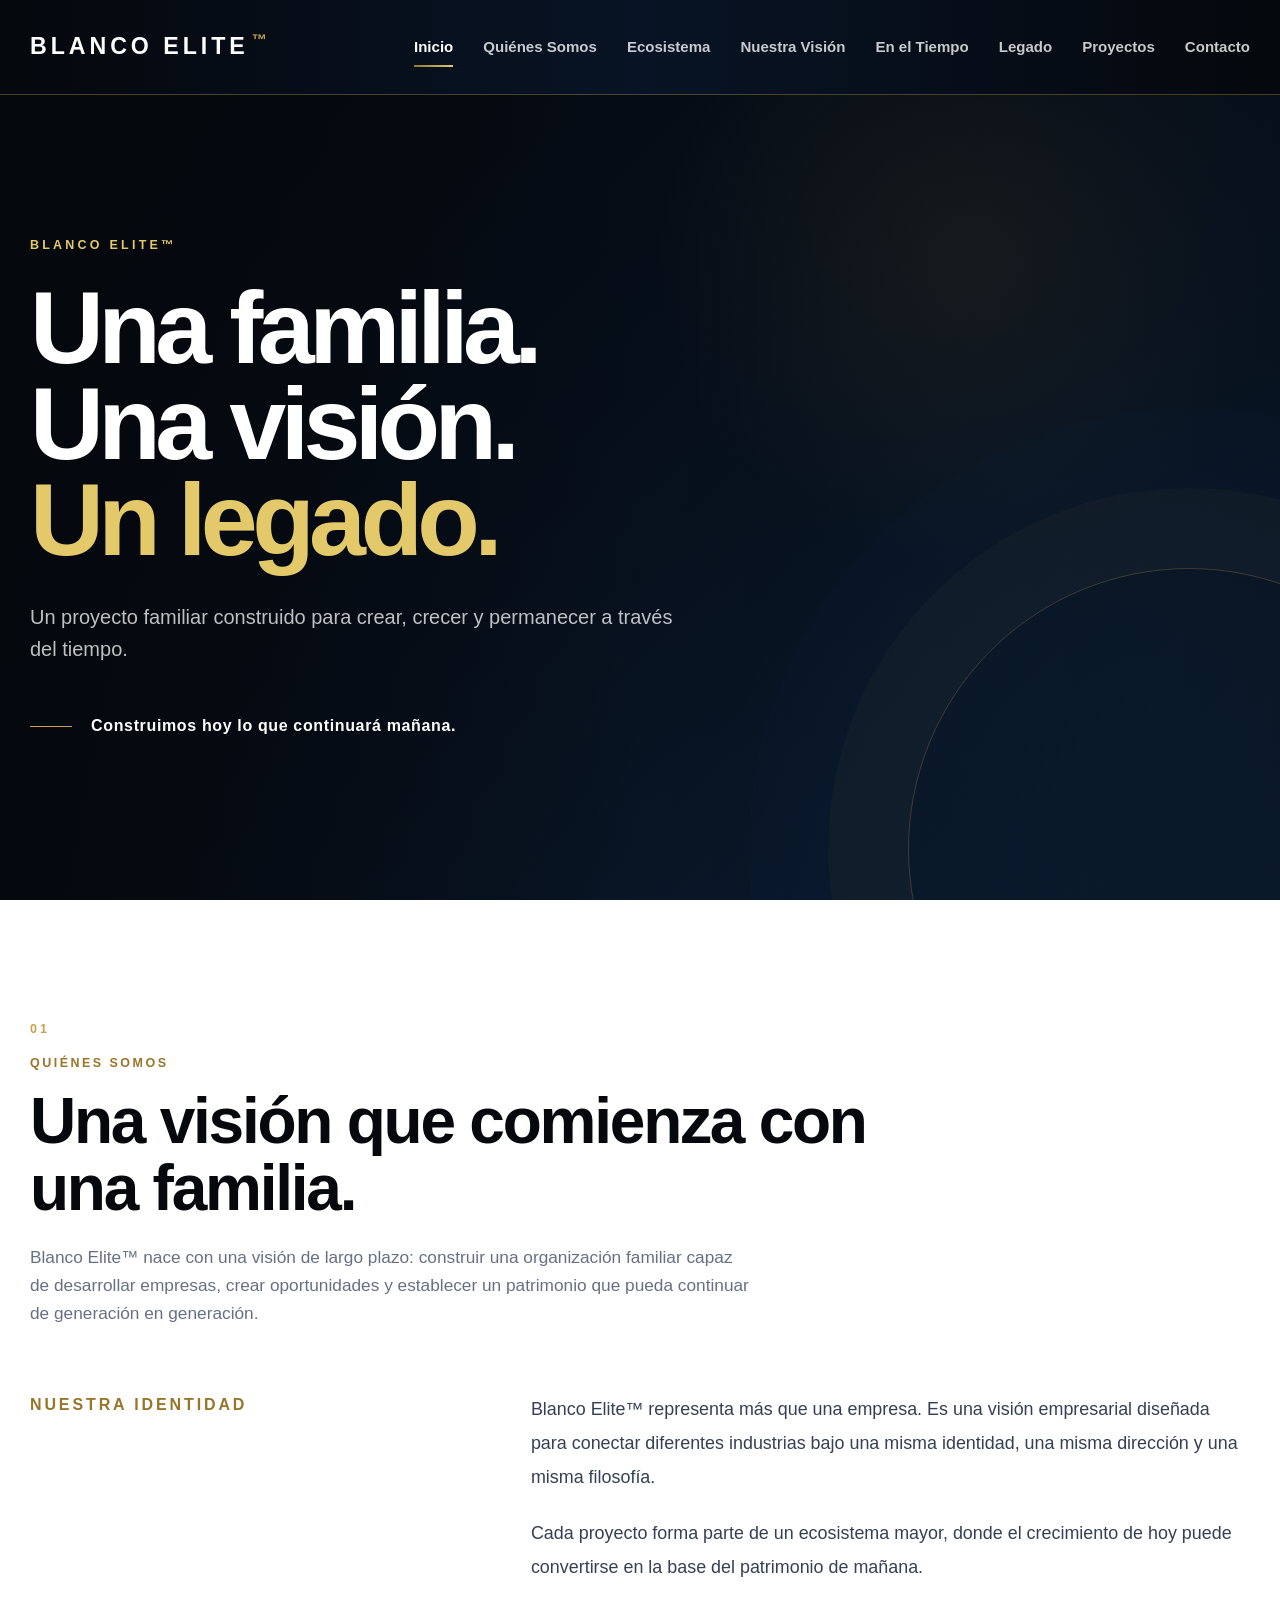
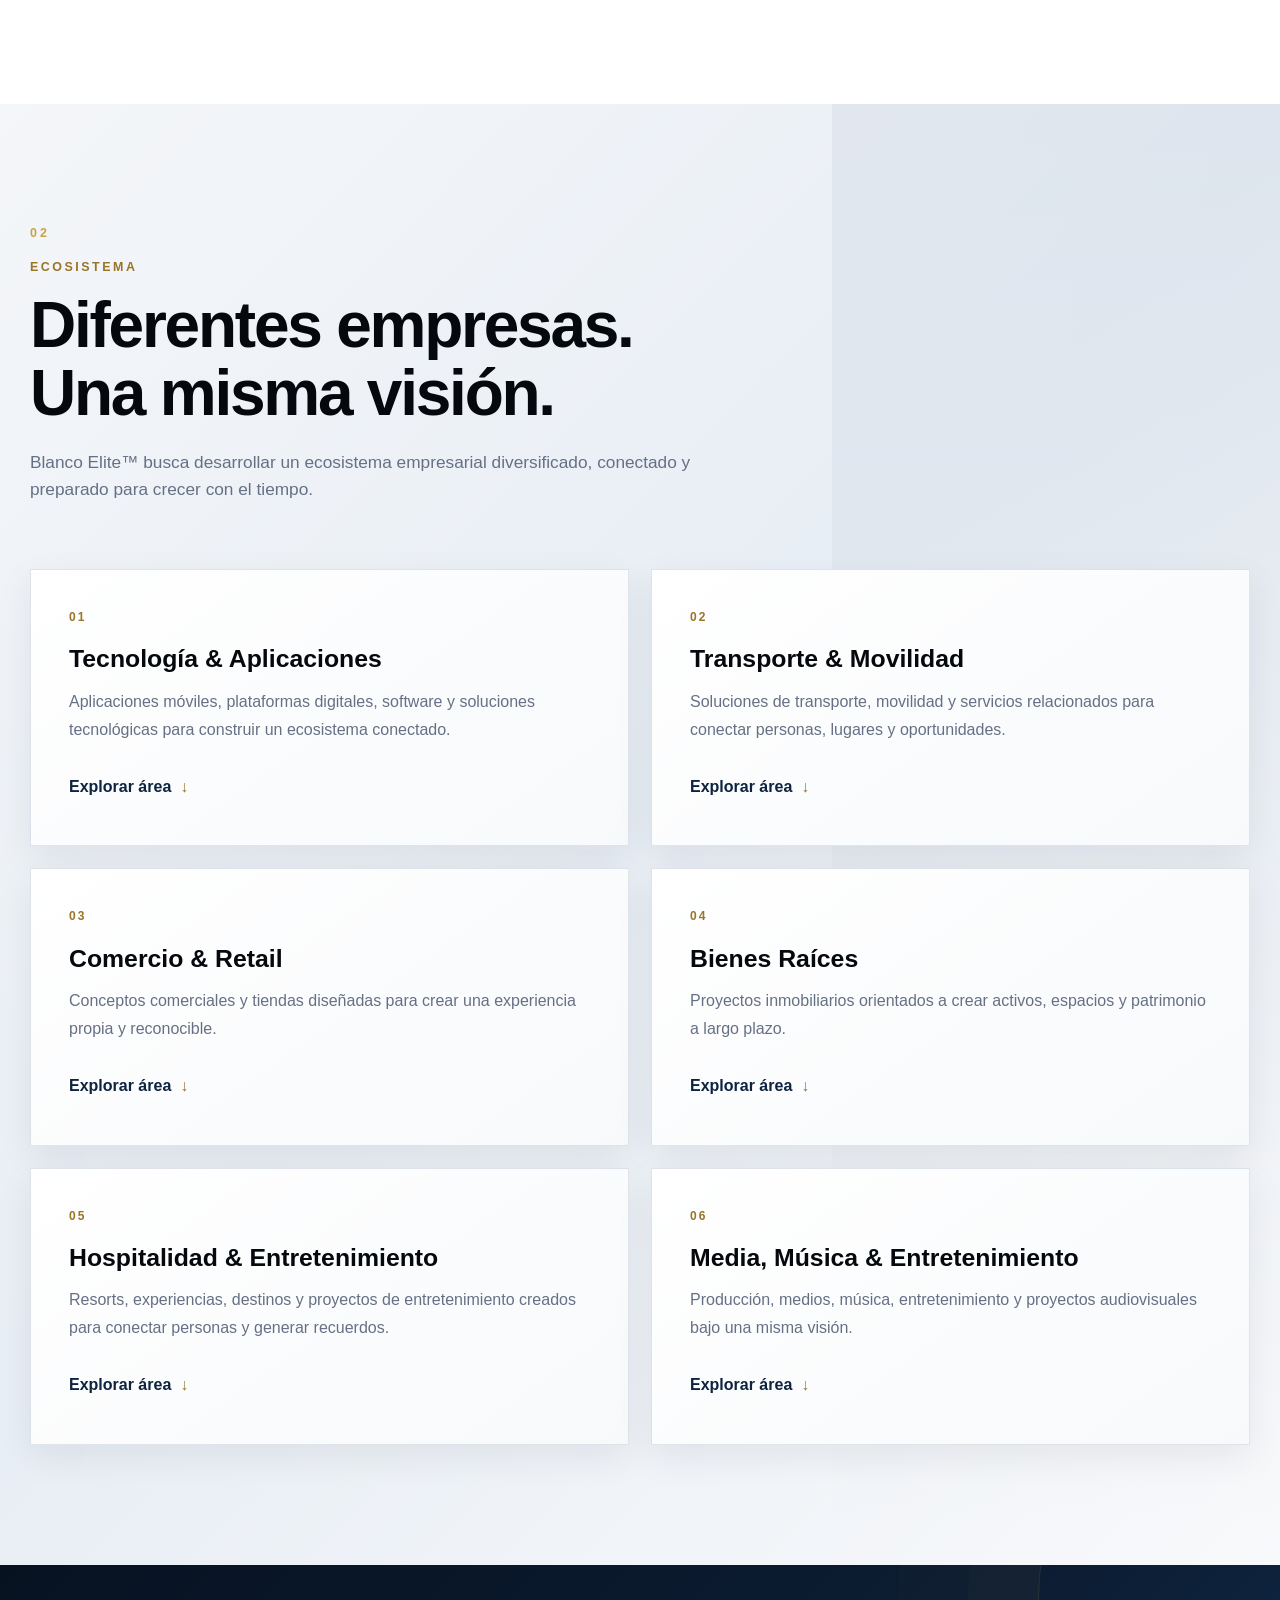
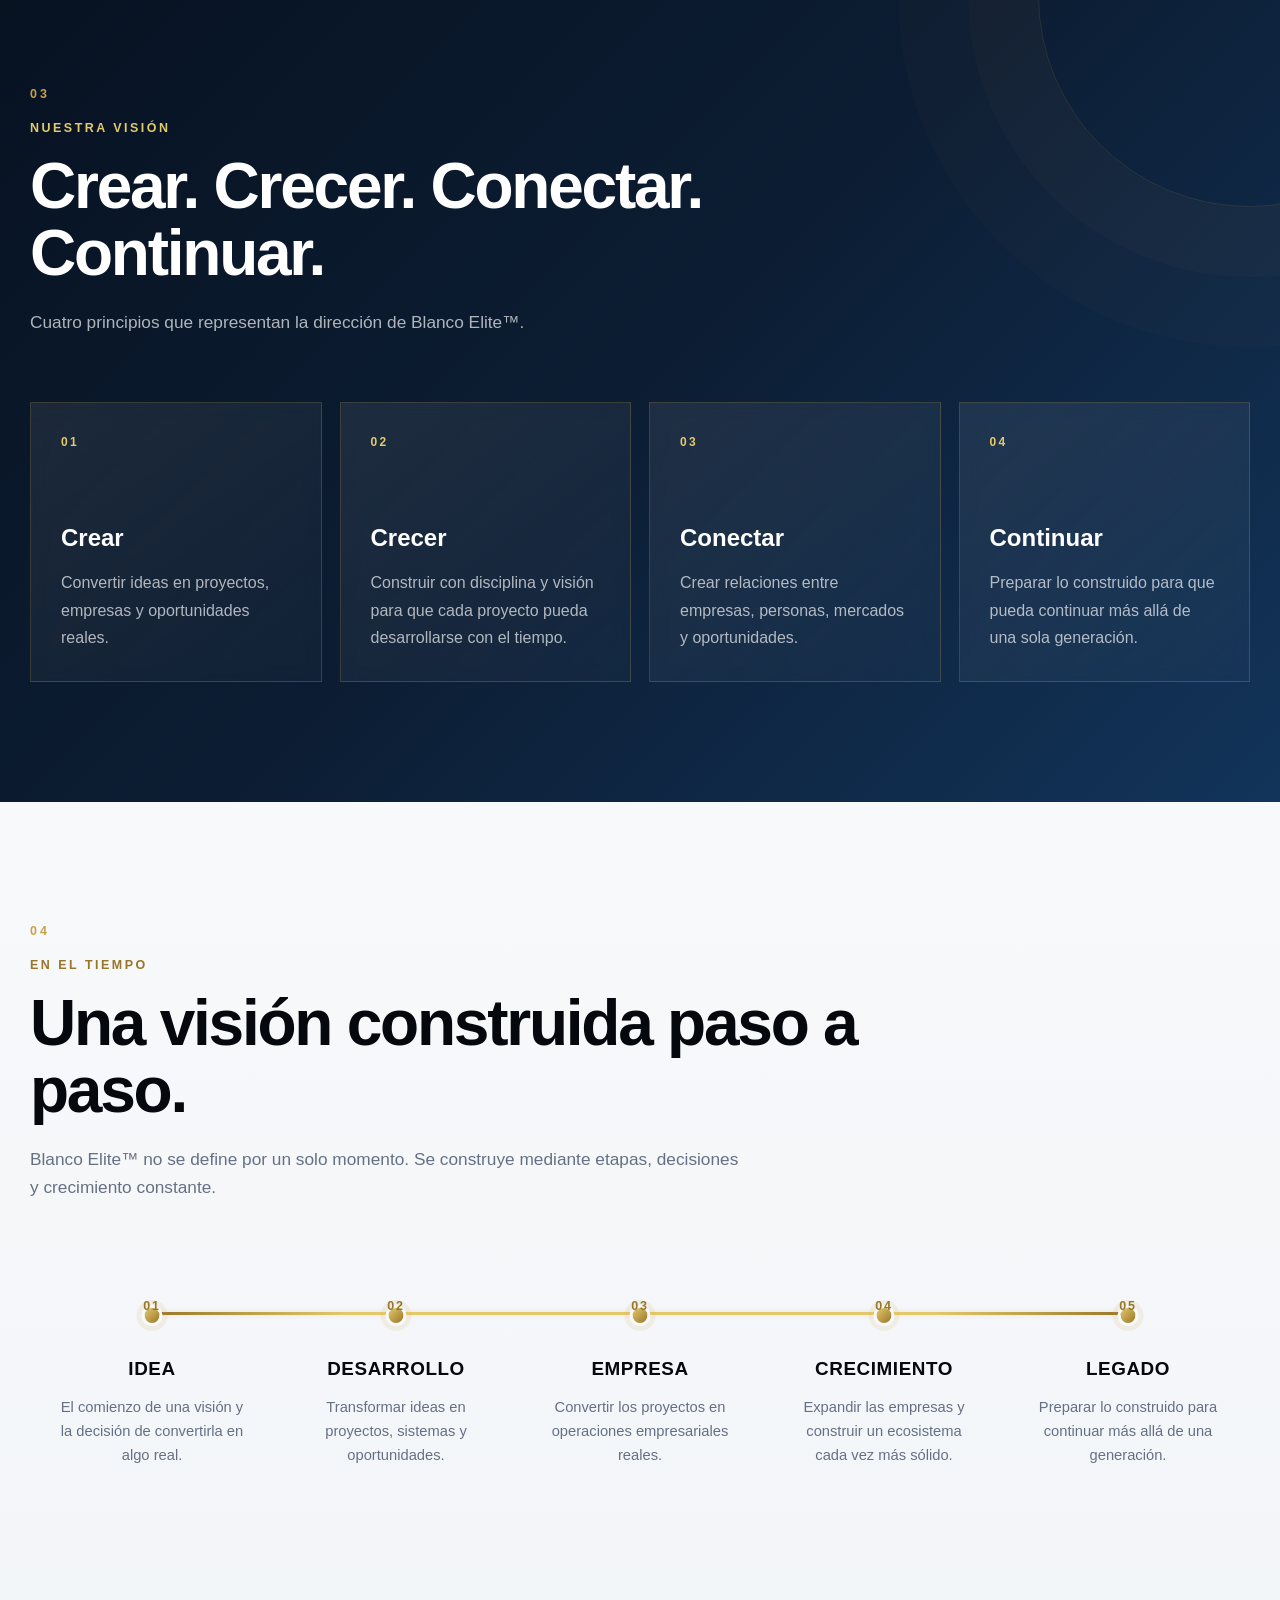
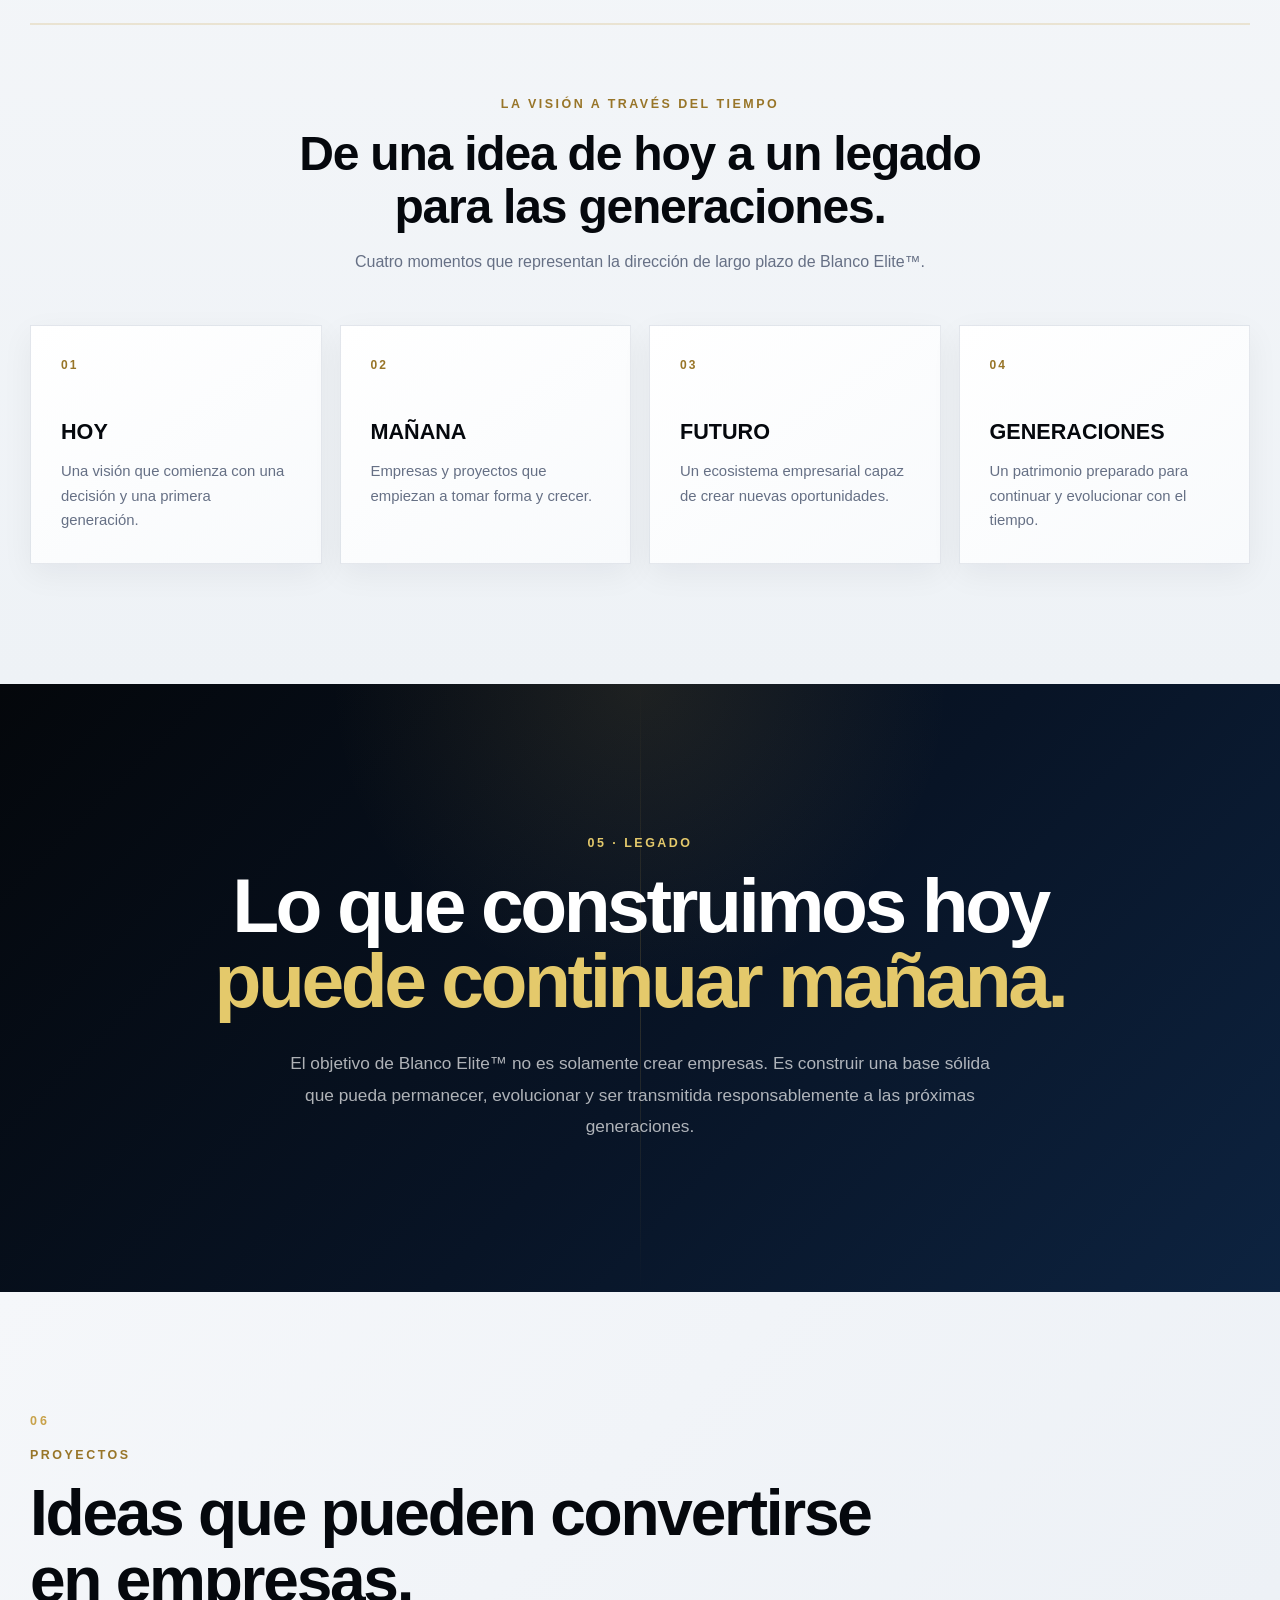
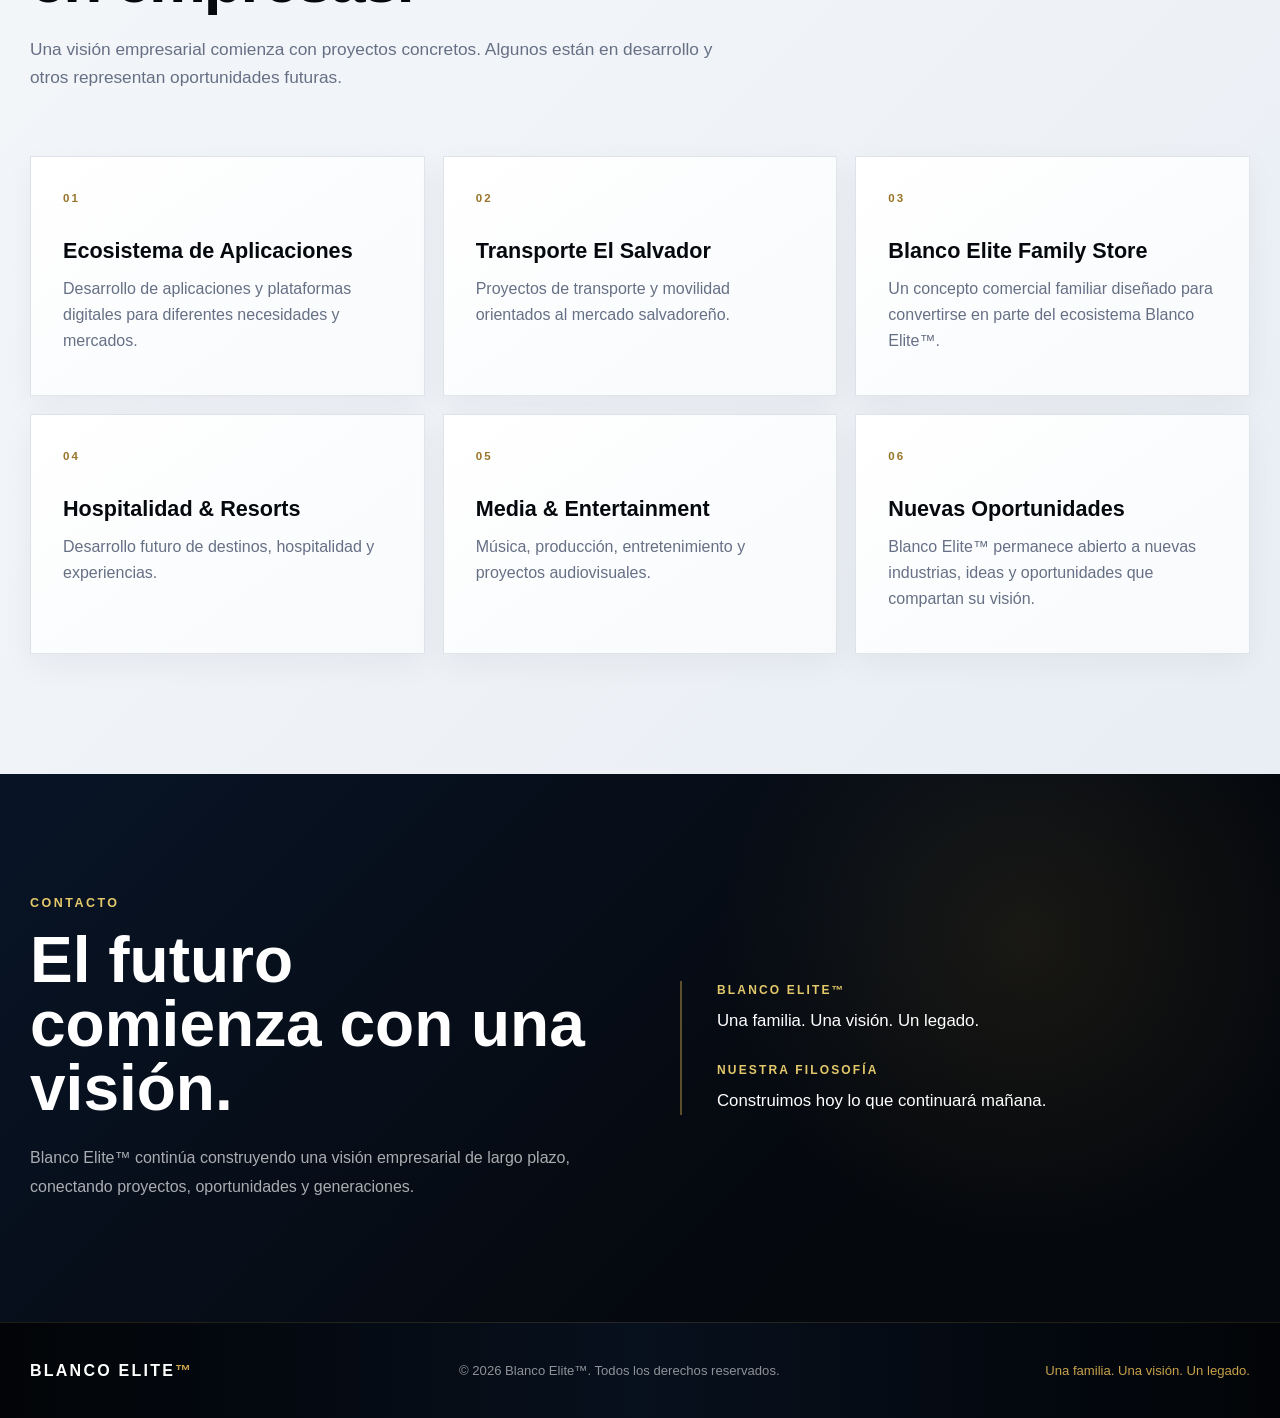
<file: index.html>
<!DOCTYPE html>
<html lang="es">
<head>
    <meta charset="UTF-8">

    <meta
        name="viewport"
        content="width=device-width, initial-scale=1.0"
    >

    <meta
        name="description"
        content="Blanco Elite™ — Una familia. Una visión. Un legado."
    >

    <meta
        name="theme-color"
        content="#05080d"
    >

    <title>Blanco Elite™ | Una familia. Una visión. Un legado.</title>

    <link rel="stylesheet" href="style.css">
</head>

<body>

    <!-- =========================
         HEADER
         ========================= -->

    <header class="site-header" id="site-header">

        <div class="header-container">

            <a
                href="#inicio"
                class="brand"
                aria-label="Blanco Elite™"
            >
                BLANCO ELITE<span>™</span>
            </a>

            <button
                class="menu-toggle"
                id="menu-toggle"
                type="button"
                aria-label="Abrir menú"
                aria-expanded="false"
                aria-controls="main-nav"
            >
                <span></span>
                <span></span>
                <span></span>
            </button>

            <nav
                class="main-nav"
                id="main-nav"
                aria-label="Navegación principal"
            >

                <a href="#inicio" class="active">
                    Inicio
                </a>

                <a href="#quienes-somos">
                    Quiénes Somos
                </a>

                <a href="#ecosistema">
                    Ecosistema
                </a>

                <a href="#vision">
                    Nuestra Visión
                </a>

                <a href="#tiempo">
                    En el Tiempo
                </a>

                <a href="#legado">
                    Legado
                </a>

                <a href="#proyectos">
                    Proyectos
                </a>

                <a href="#contacto">
                    Contacto
                </a>

            </nav>

        </div>

    </header>


    <!-- =========================
         MAIN
         ========================= -->

    <main>


        <!-- =========================
             HERO
             ========================= -->

        <section class="hero" id="inicio">

            <div class="hero-inner reveal">

                <div class="hero-eyebrow">
                    BLANCO ELITE™
                </div>

                <h1>
                    Una familia.
                    <br>
                    Una visión.
                    <br>
                    <span>Un legado.</span>
                </h1>

                <p class="hero-subtitle">
                    Un proyecto familiar construido para crear,
                    crecer y permanecer a través del tiempo.
                </p>

                <div class="hero-signature">
                    Construimos hoy lo que continuará mañana.
                </div>

            </div>

        </section>


        <!-- =========================
             QUIÉNES SOMOS
             ========================= -->

        <section
            class="section section-light"
            id="quienes-somos"
        >

            <div class="section-inner">

                <div class="section-heading reveal">

                    <span class="section-number">
                        01
                    </span>

                    <span class="section-label">
                        Quiénes Somos
                    </span>

                    <h2>
                        Una visión que comienza con una familia.
                    </h2>

                    <p>
                        Blanco Elite™ nace con una visión de largo
                        plazo: construir una organización familiar
                        capaz de desarrollar empresas, crear
                        oportunidades y establecer un patrimonio
                        que pueda continuar de generación en
                        generación.
                    </p>

                </div>


                <div class="intro-grid reveal">

                    <div>
                        <h3>
                            Nuestra identidad
                        </h3>
                    </div>

                    <div>

                        <p>
                            Blanco Elite™ representa más que una
                            empresa. Es una visión empresarial
                            diseñada para conectar diferentes
                            industrias bajo una misma identidad,
                            una misma dirección y una misma
                            filosofía.
                        </p>

                        <p>
                            Cada proyecto forma parte de un
                            ecosistema mayor, donde el crecimiento
                            de hoy puede convertirse en la base
                            del patrimonio de mañana.
                        </p>

                    </div>

                </div>

            </div>

        </section>


        <!-- =========================
             ECOSISTEMA
             ========================= -->

        <section
            class="section section-soft"
            id="ecosistema"
        >

            <div class="section-inner">

                <div class="section-heading reveal">

                    <span class="section-number">
                        02
                    </span>

                    <span class="section-label">
                        Ecosistema
                    </span>

                    <h2>
                        Diferentes empresas.
                        <br>
                        Una misma visión.
                    </h2>

                    <p>
                        Blanco Elite™ busca desarrollar un
                        ecosistema empresarial diversificado,
                        conectado y preparado para crecer con
                        el tiempo.
                    </p>

                </div>


                <div class="business-grid">


                    <!-- 01 -->

                    <article class="business-card reveal">

                        <div class="business-number">
                            01
                        </div>

                        <h3>
                            Tecnología &amp; Aplicaciones
                        </h3>

                        <p>
                            Aplicaciones móviles, plataformas
                            digitales, software y soluciones
                            tecnológicas para construir un
                            ecosistema conectado.
                        </p>

                        <button
                            class="business-button"
                            type="button"
                        >
                            Explorar área
                            <span>↓</span>
                        </button>

                        <div class="business-details">

                            <div>

                                <a
                                    href="tecnologia.html"
                                    class="details-link"
                                >
                                    Abrir área de Tecnología
                                    <span>→</span>
                                </a>

                            </div>

                        </div>

                    </article>


                    <!-- 02 -->

                    <article class="business-card reveal">

                        <div class="business-number">
                            02
                        </div>

                        <h3>
                            Transporte &amp; Movilidad
                        </h3>

                        <p>
                            Soluciones de transporte, movilidad
                            y servicios relacionados para
                            conectar personas, lugares y
                            oportunidades.
                        </p>

                        <button
                            class="business-button"
                            type="button"
                        >
                            Explorar área
                            <span>↓</span>
                        </button>

                        <div class="business-details">

                            <div>

                                <p>
                                    Desarrollo de futuros
                                    proyectos de movilidad y
                                    transporte bajo Blanco Elite™.
                                </p>

                            </div>

                        </div>

                    </article>


                    <!-- 03 -->

                    <article class="business-card reveal">

                        <div class="business-number">
                            03
                        </div>

                        <h3>
                            Comercio &amp; Retail
                        </h3>

                        <p>
                            Conceptos comerciales y tiendas
                            diseñadas para crear una experiencia
                            propia y reconocible.
                        </p>

                        <button
                            class="business-button"
                            type="button"
                        >
                            Explorar área
                            <span>↓</span>
                        </button>

                        <div class="business-details">

                            <div>

                                <p>
                                    Desarrollo de conceptos
                                    comerciales y proyectos
                                    de retail.
                                </p>

                            </div>

                        </div>

                    </article>


                    <!-- 04 -->

                    <article class="business-card reveal">

                        <div class="business-number">
                            04
                        </div>

                        <h3>
                            Bienes Raíces
                        </h3>

                        <p>
                            Proyectos inmobiliarios orientados
                            a crear activos, espacios y
                            patrimonio a largo plazo.
                        </p>

                        <button
                            class="business-button"
                            type="button"
                        >
                            Explorar área
                            <span>↓</span>
                        </button>

                        <div class="business-details">

                            <div>

                                <p>
                                    Una futura división dedicada
                                    al desarrollo y administración
                                    de activos inmobiliarios.
                                </p>

                            </div>

                        </div>

                    </article>


                    <!-- 05 -->

                    <article class="business-card reveal">

                        <div class="business-number">
                            05
                        </div>

                        <h3>
                            Hospitalidad &amp; Entretenimiento
                        </h3>

                        <p>
                            Resorts, experiencias, destinos y
                            proyectos de entretenimiento creados
                            para conectar personas y generar
                            recuerdos.
                        </p>

                        <button
                            class="business-button"
                            type="button"
                        >
                            Explorar área
                            <span>↓</span>
                        </button>

                        <div class="business-details">

                            <div>

                                <p>
                                    Desarrollo futuro de
                                    experiencias de hospitalidad
                                    y entretenimiento.
                                </p>

                            </div>

                        </div>

                    </article>


                    <!-- 06 -->

                    <article class="business-card reveal">

                        <div class="business-number">
                            06
                        </div>

                        <h3>
                            Media, Música &amp; Entretenimiento
                        </h3>

                        <p>
                            Producción, medios, música,
                            entretenimiento y proyectos
                            audiovisuales bajo una misma visión.
                        </p>

                        <button
                            class="business-button"
                            type="button"
                        >
                            Explorar área
                            <span>↓</span>
                        </button>

                        <div class="business-details">

                            <div>

                                <p>
                                    Una futura división dedicada
                                    a medios, música, producción
                                    y entretenimiento.
                                </p>

                            </div>

                        </div>

                    </article>

                </div>

            </div>

        </section>


        <!-- =========================
             NUESTRA VISIÓN
             ========================= -->

        <section
            class="section section-dark"
            id="vision"
        >

            <div class="section-inner">

                <div class="section-heading reveal">

                    <span class="section-number">
                        03
                    </span>

                    <span class="section-label">
                        Nuestra Visión
                    </span>

                    <h2>
                        Crear. Crecer. Conectar. Continuar.
                    </h2>

                    <p>
                        Cuatro principios que representan la
                        dirección de Blanco Elite™.
                    </p>

                </div>


                <div class="vision-grid">


                    <article class="vision-card reveal">

                        <div class="vision-number">
                            01
                        </div>

                        <div>

                            <h3>
                                Crear
                            </h3>

                            <p>
                                Convertir ideas en proyectos,
                                empresas y oportunidades reales.
                            </p>

                        </div>

                    </article>


                    <article class="vision-card reveal">

                        <div class="vision-number">
                            02
                        </div>

                        <div>

                            <h3>
                                Crecer
                            </h3>

                            <p>
                                Construir con disciplina y visión
                                para que cada proyecto pueda
                                desarrollarse con el tiempo.
                            </p>

                        </div>

                    </article>


                    <article class="vision-card reveal">

                        <div class="vision-number">
                            03
                        </div>

                        <div>

                            <h3>
                                Conectar
                            </h3>

                            <p>
                                Crear relaciones entre empresas,
                                personas, mercados y oportunidades.
                            </p>

                        </div>

                    </article>


                    <article class="vision-card reveal">

                        <div class="vision-number">
                            04
                        </div>

                        <div>

                            <h3>
                                Continuar
                            </h3>

                            <p>
                                Preparar lo construido para que
                                pueda continuar más allá de una
                                sola generación.
                            </p>

                        </div>

                    </article>

                </div>

            </div>

        </section>


        <!-- =========================
             EN EL TIEMPO
             ========================= -->

        <section
            class="section section-soft"
            id="tiempo"
        >

            <div class="section-inner">


                <div class="section-heading reveal">

                    <span class="section-number">
                        04
                    </span>

                    <span class="section-label">
                        En el Tiempo
                    </span>

                    <h2>
                        Una visión construida paso a paso.
                    </h2>

                    <p>
                        Blanco Elite™ no se define por un solo
                        momento. Se construye mediante etapas,
                        decisiones y crecimiento constante.
                    </p>

                </div>


                <!-- =====================
                     EVOLUCIÓN
                     ===================== -->

                <div class="timeline reveal">


                    <article class="timeline-item">

                        <span class="timeline-number">
                            01
                        </span>

                        <h3>
                            IDEA
                        </h3>

                        <p>
                            El comienzo de una visión y la decisión
                            de convertirla en algo real.
                        </p>

                    </article>


                    <article class="timeline-item">

                        <span class="timeline-number">
                            02
                        </span>

                        <h3>
                            DESARROLLO
                        </h3>

                        <p>
                            Transformar ideas en proyectos,
                            sistemas y oportunidades.
                        </p>

                    </article>


                    <article class="timeline-item">

                        <span class="timeline-number">
                            03
                        </span>

                        <h3>
                            EMPRESA
                        </h3>

                        <p>
                            Convertir los proyectos en operaciones
                            empresariales reales.
                        </p>

                    </article>


                    <article class="timeline-item">

                        <span class="timeline-number">
                            04
                        </span>

                        <h3>
                            CRECIMIENTO
                        </h3>

                        <p>
                            Expandir las empresas y construir un
                            ecosistema cada vez más sólido.
                        </p>

                    </article>


                    <article class="timeline-item">

                        <span class="timeline-number">
                            05
                        </span>

                        <h3>
                            LEGADO
                        </h3>

                        <p>
                            Preparar lo construido para continuar
                            más allá de una generación.
                        </p>

                    </article>

                </div>


                <!-- =====================
                     VISIÓN A TRAVÉS DEL TIEMPO
                     ===================== -->

                <div class="future-section">


                    <div class="future-heading reveal">

                        <span class="section-label">
                            La Visión a Través del Tiempo
                        </span>

                        <h3>
                            De una idea de hoy a un legado
                            para las generaciones.
                        </h3>

                        <p>
                            Cuatro momentos que representan la
                            dirección de largo plazo de Blanco Elite™.
                        </p>

                    </div>


                    <div class="future-grid">


                        <article class="future-card reveal">

                            <div class="future-card-number">
                                01
                            </div>

                            <h4>
                                HOY
                            </h4>

                            <p>
                                Una visión que comienza con una
                                decisión y una primera generación.
                            </p>

                        </article>


                        <article class="future-card reveal">

                            <div class="future-card-number">
                                02
                            </div>

                            <h4>
                                MAÑANA
                            </h4>

                            <p>
                                Empresas y proyectos que empiezan
                                a tomar forma y crecer.
                            </p>

                        </article>


                        <article class="future-card reveal">

                            <div class="future-card-number">
                                03
                            </div>

                            <h4>
                                FUTURO
                            </h4>

                            <p>
                                Un ecosistema empresarial capaz
                                de crear nuevas oportunidades.
                            </p>

                        </article>


                        <article class="future-card reveal">

                            <div class="future-card-number">
                                04
                            </div>

                            <h4>
                                GENERACIONES
                            </h4>

                            <p>
                                Un patrimonio preparado para
                                continuar y evolucionar con el tiempo.
                            </p>

                        </article>

                    </div>

                </div>

            </div>

        </section>


        <!-- =========================
             LEGADO
             ========================= -->

        <section
            class="legacy"
            id="legado"
        >

            <div class="legacy-inner reveal">

                <span class="section-label">
                    05 · Legado
                </span>

                <h2>
                    Lo que construimos hoy
                    <br>
                    <span>puede continuar mañana.</span>
                </h2>

                <p>
                    El objetivo de Blanco Elite™ no es solamente
                    crear empresas. Es construir una base sólida
                    que pueda permanecer, evolucionar y ser
                    transmitida responsablemente a las próximas
                    generaciones.
                </p>

            </div>

        </section>


        <!-- =========================
             PROYECTOS
             ========================= -->

        <section
            class="section section-light"
            id="proyectos"
        >

            <div class="section-inner">

                <div class="section-heading reveal">

                    <span class="section-number">
                        06
                    </span>

                    <span class="section-label">
                        Proyectos
                    </span>

                    <h2>
                        Ideas que pueden convertirse
                        en empresas.
                    </h2>

                    <p>
                        Una visión empresarial comienza con
                        proyectos concretos. Algunos están en
                        desarrollo y otros representan oportunidades
                        futuras.
                    </p>

                </div>


                <div class="projects-grid">


                    <article class="project-card reveal">

                        <div class="project-card-number">
                            01
                        </div>

                        <h3>
                            Ecosistema de Aplicaciones
                        </h3>

                        <p>
                            Desarrollo de aplicaciones y
                            plataformas digitales para diferentes
                            necesidades y mercados.
                        </p>

                    </article>


                    <article class="project-card reveal">

                        <div class="project-card-number">
                            02
                        </div>

                        <h3>
                            Transporte El Salvador
                        </h3>

                        <p>
                            Proyectos de transporte y movilidad
                            orientados al mercado salvadoreño.
                        </p>

                    </article>


                    <article class="project-card reveal">

                        <div class="project-card-number">
                            03
                        </div>

                        <h3>
                            Blanco Elite Family Store
                        </h3>

                        <p>
                            Un concepto comercial familiar
                            diseñado para convertirse en parte
                            del ecosistema Blanco Elite™.
                        </p>

                    </article>


                    <article class="project-card reveal">

                        <div class="project-card-number">
                            04
                        </div>

                        <h3>
                            Hospitalidad &amp; Resorts
                        </h3>

                        <p>
                            Desarrollo futuro de destinos,
                            hospitalidad y experiencias.
                        </p>

                    </article>


                    <article class="project-card reveal">

                        <div class="project-card-number">
                            05
                        </div>

                        <h3>
                            Media &amp; Entertainment
                        </h3>

                        <p>
                            Música, producción, entretenimiento
                            y proyectos audiovisuales.
                        </p>

                    </article>


                    <article class="project-card reveal">

                        <div class="project-card-number">
                            06
                        </div>

                        <h3>
                            Nuevas Oportunidades
                        </h3>

                        <p>
                            Blanco Elite™ permanece abierto a
                            nuevas industrias, ideas y oportunidades
                            que compartan su visión.
                        </p>

                    </article>

                </div>

            </div>

        </section>


        <!-- =========================
             CONTACTO
             ========================= -->

        <section
            class="contact"
            id="contacto"
        >

            <div class="contact-inner">


                <div class="reveal">

                    <span class="section-label">
                        Contacto
                    </span>

                    <h2>
                        El futuro comienza
                        con una visión.
                    </h2>

                    <p>
                        Blanco Elite™ continúa construyendo una
                        visión empresarial de largo plazo,
                        conectando proyectos, oportunidades y
                        generaciones.
                    </p>

                </div>


                <div class="contact-details reveal">

                    <strong>
                        Blanco Elite™
                    </strong>

                    <span>
                        Una familia. Una visión. Un legado.
                    </span>

                    <br><br>

                    <strong>
                        Nuestra filosofía
                    </strong>

                    <span>
                        Construimos hoy lo que continuará mañana.
                    </span>

                </div>

            </div>

        </section>

    </main>


    <!-- =========================
         FOOTER
         ========================= -->

    <footer class="site-footer">

        <div class="footer-inner">

            <div class="footer-brand">
                BLANCO ELITE<span>™</span>
            </div>

            <div class="footer-copy">
                © <span id="current-year"></span>
                Blanco Elite™.
                Todos los derechos reservados.
            </div>

            <div class="footer-copy footer-gold">
                Una familia. Una visión. Un legado.
            </div>

        </div>

    </footer>


    <!-- =========================
         JAVASCRIPT
         ========================= -->

    <script src="script.js"></script>

    <script>
        document.addEventListener("DOMContentLoaded", function () {

            const year =
                document.getElementById("current-year");

            if (year) {
                year.textContent =
                    new Date().getFullYear();
            }

        });
    </script>

</body>
</html>
</file>
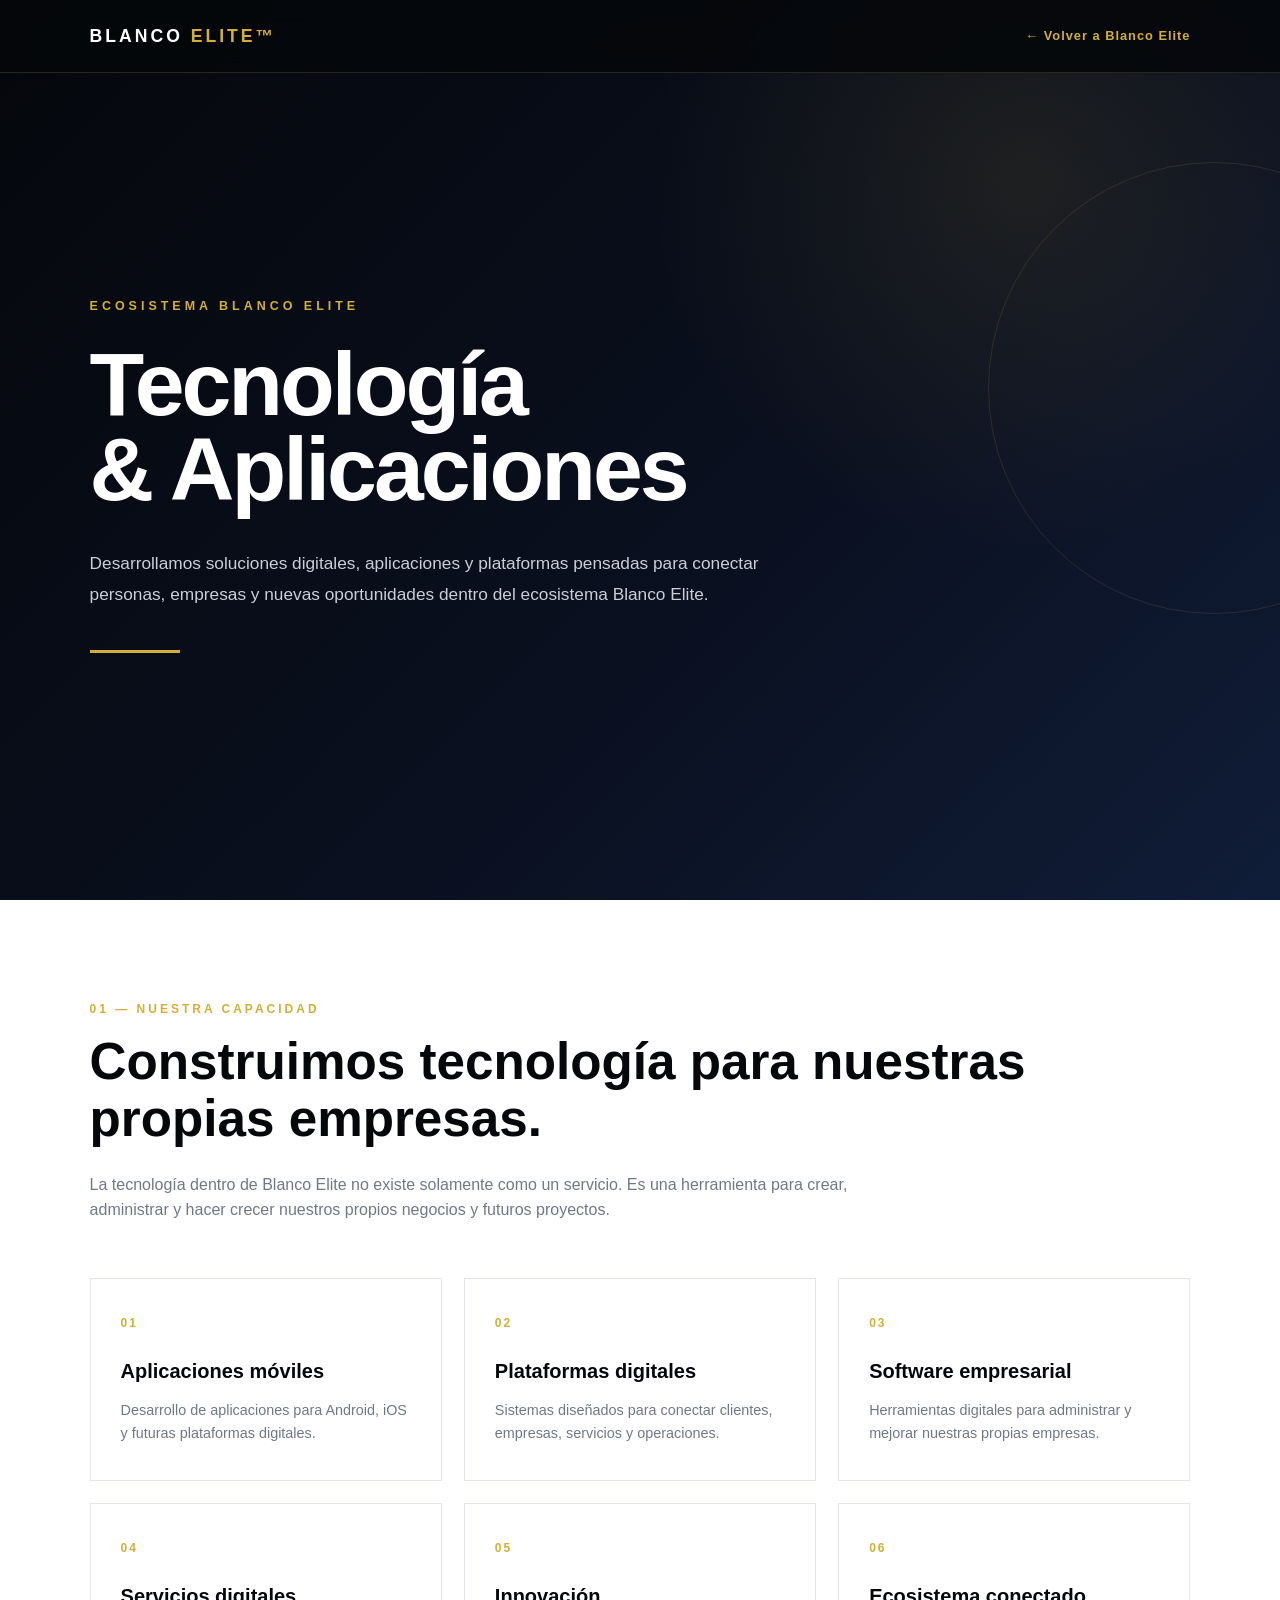
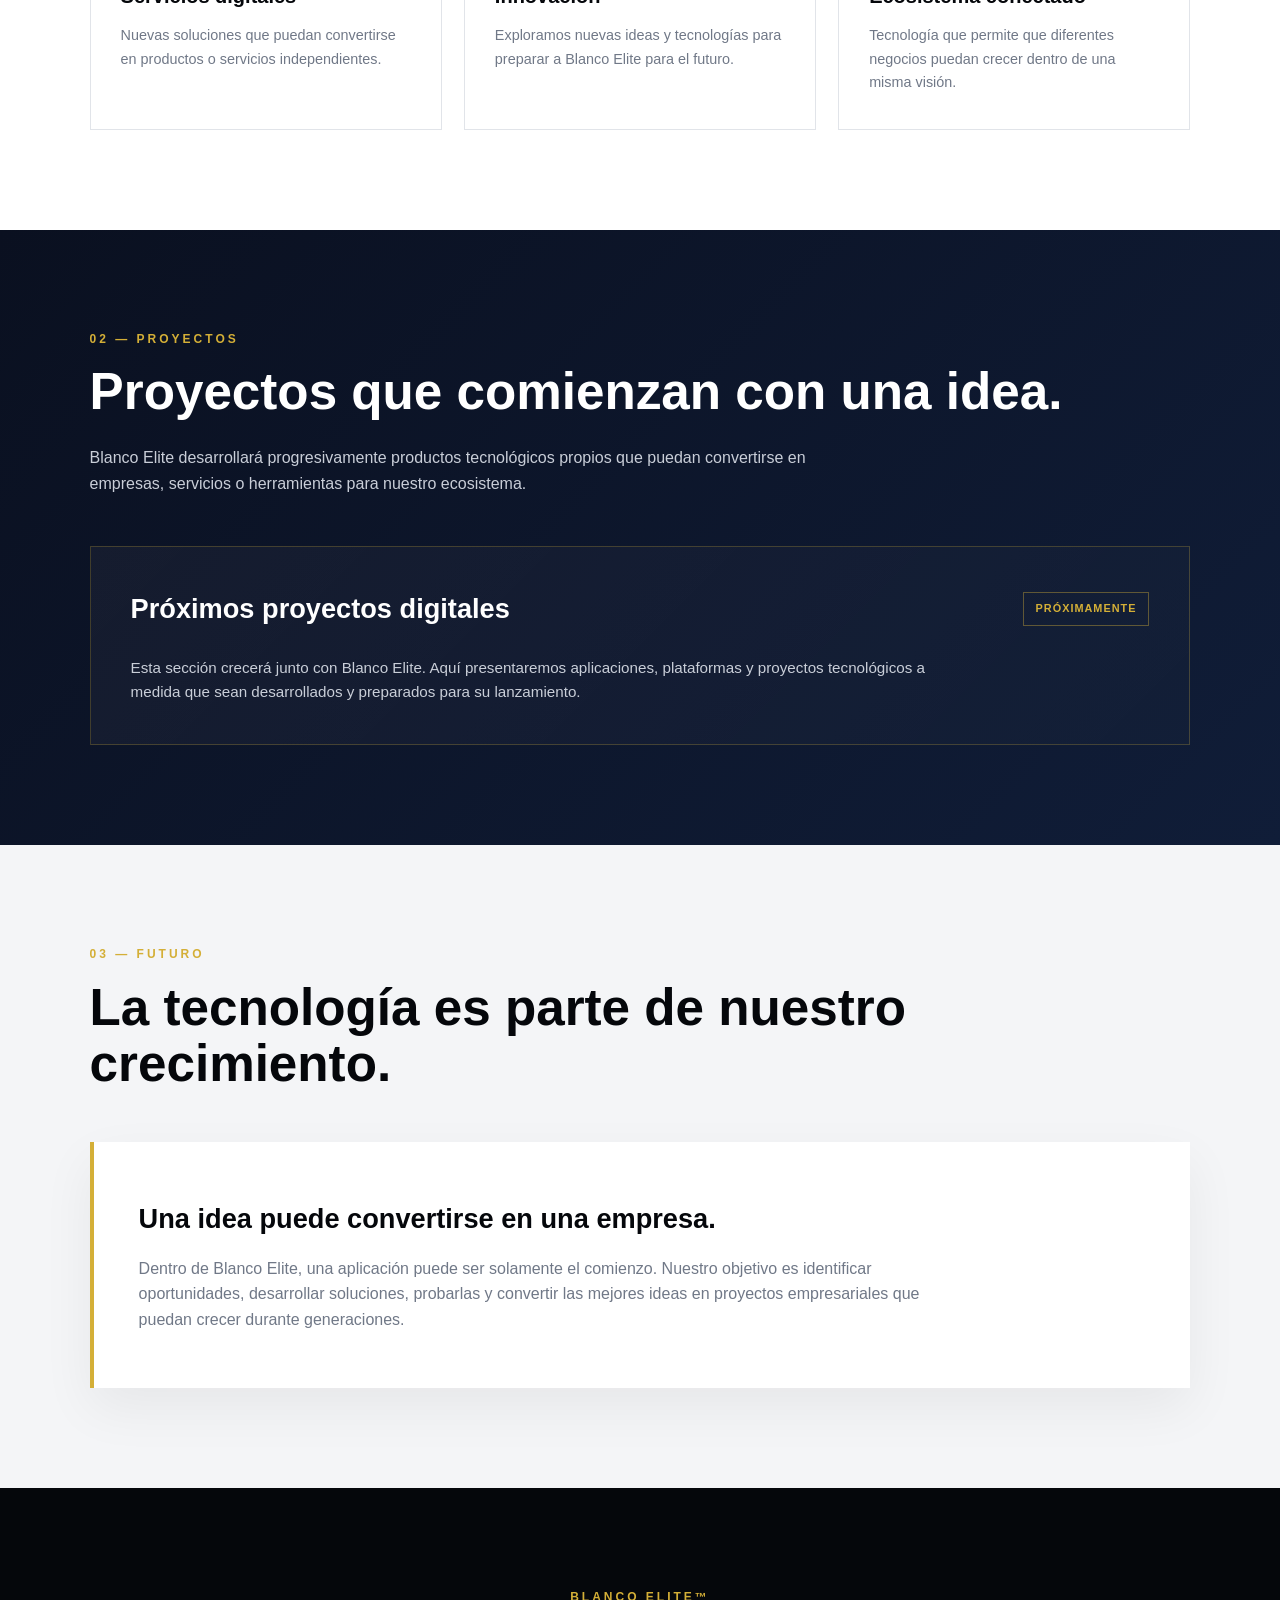
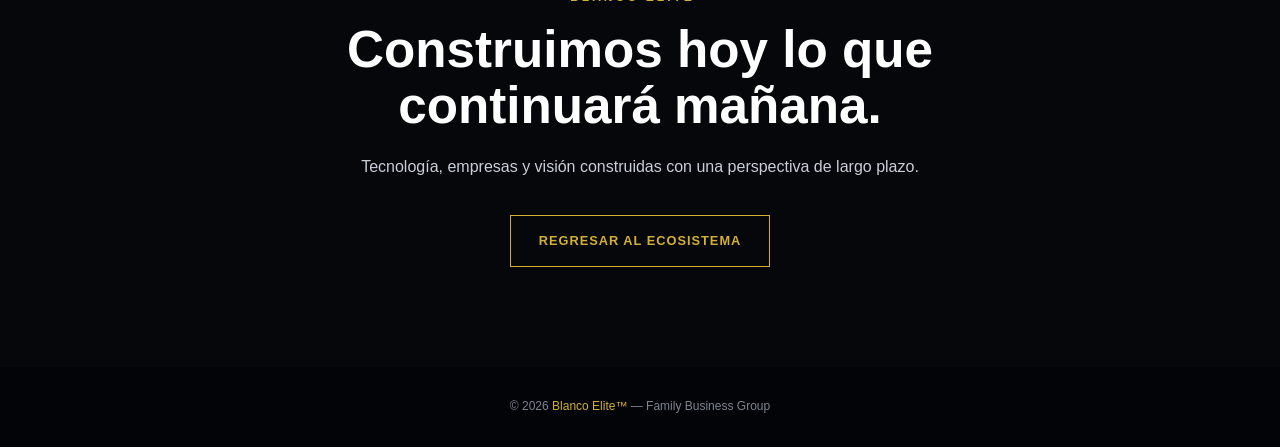
<file: tecnologia.html>
<!DOCTYPE html>
<html lang="es">
<head>
    <meta charset="UTF-8">
    <meta name="viewport" content="width=device-width, initial-scale=1.0">

    <title>Tecnología & Aplicaciones | Blanco Elite™</title>

    <style>
        :root {
            --black: #05070b;
            --dark: #0a1020;
            --blue: #101d38;
            --blue-light: #17294d;
            --gold: #d4af37;
            --gold-light: #f0d77a;
            --white: #ffffff;
            --soft-white: #f4f5f7;
            --gray: #c9ced8;
            --dark-gray: #707887;
        }

        * {
            margin: 0;
            padding: 0;
            box-sizing: border-box;
        }

        html {
            scroll-behavior: smooth;
        }

        body {
            font-family: Arial, Helvetica, sans-serif;
            background: var(--soft-white);
            color: var(--black);
            line-height: 1.6;
        }

        /* ================================
           HEADER
           ================================ */

        header {
            position: fixed;
            top: 0;
            left: 0;
            width: 100%;
            z-index: 1000;

            padding: 22px 7%;

            background: rgba(5, 7, 11, 0.88);
            backdrop-filter: blur(12px);

            border-bottom: 1px solid rgba(212, 175, 55, 0.18);
        }

        .header-content {
            max-width: 1200px;
            margin: auto;

            display: flex;
            justify-content: space-between;
            align-items: center;
        }

        .brand {
            text-decoration: none;
            color: var(--white);

            font-size: 1.1rem;
            font-weight: 700;
            letter-spacing: 3px;
        }

        .brand span {
            color: var(--gold);
        }

        .back-button {
            text-decoration: none;

            color: var(--gold);
            font-size: 0.8rem;
            font-weight: 700;

            letter-spacing: 1px;

            transition: 0.3s ease;
        }

        .back-button:hover {
            color: var(--gold-light);
            transform: translateX(-4px);
        }

        /* ================================
           HERO
           ================================ */

        .hero {
            min-height: 100vh;

            display: flex;
            align-items: center;

            padding: 140px 7% 90px;

            background:
                radial-gradient(
                    circle at 80% 20%,
                    rgba(212, 175, 55, 0.10),
                    transparent 30%
                ),
                linear-gradient(
                    135deg,
                    #05070b,
                    #0a1020 60%,
                    #101d38
                );

            color: var(--white);
            position: relative;
            overflow: hidden;
        }

        .hero::before {
            content: "";

            position: absolute;
            width: 450px;
            height: 450px;

            border: 1px solid rgba(212, 175, 55, 0.14);
            border-radius: 50%;

            right: -160px;
            top: 18%;

            animation: rotateCircle 18s linear infinite;
        }

        .hero-content {
            max-width: 1200px;
            width: 100%;
            margin: auto;

            position: relative;
            z-index: 2;
        }

        .eyebrow {
            color: var(--gold);
            font-size: 0.78rem;
            font-weight: 700;

            letter-spacing: 4px;
            text-transform: uppercase;

            margin-bottom: 25px;

            animation: fadeUp 0.9s ease forwards;
        }

        h1 {
            max-width: 850px;

            font-size: clamp(3rem, 7vw, 6rem);
            line-height: 0.95;

            letter-spacing: -3px;

            margin-bottom: 35px;

            animation: fadeUp 1s ease 0.1s both;
        }

        .hero-description {
            max-width: 680px;

            color: var(--gray);

            font-size: 1.08rem;
            line-height: 1.8;

            animation: fadeUp 1s ease 0.2s both;
        }

        .hero-line {
            width: 90px;
            height: 3px;

            background: var(--gold);

            margin-top: 40px;

            animation: expandLine 1s ease 0.4s both;
        }

        /* ================================
           SECTION
           ================================ */

        section {
            padding: 100px 7%;
        }

        .container {
            max-width: 1200px;
            margin: auto;
        }

        .section-label {
            color: var(--gold);

            font-size: 0.75rem;
            font-weight: 700;

            letter-spacing: 3px;
            text-transform: uppercase;

            margin-bottom: 15px;
        }

        .section-title {
            font-size: clamp(2rem, 4vw, 3.4rem);
            line-height: 1.1;

            margin-bottom: 25px;
        }

        .section-text {
            max-width: 760px;

            color: var(--dark-gray);

            font-size: 1rem;
        }

        /* ================================
           CAPABILITIES
           ================================ */

        .capabilities {
            background: var(--white);
        }

        .capability-grid {
            margin-top: 55px;

            display: grid;
            grid-template-columns: repeat(3, 1fr);

            gap: 22px;
        }

        .capability {
            padding: 35px 30px;

            border: 1px solid #e1e4e9;
            background: #ffffff;

            position: relative;
            overflow: hidden;

            transition:
                transform 0.35s ease,
                border-color 0.35s ease,
                box-shadow 0.35s ease;
        }

        .capability::before {
            content: "";

            position: absolute;
            left: 0;
            top: 0;

            width: 3px;
            height: 0;

            background: var(--gold);

            transition: height 0.35s ease;
        }

        .capability:hover {
            transform: translateY(-8px);

            border-color: rgba(212, 175, 55, 0.5);

            box-shadow:
                0 20px 45px rgba(0, 0, 0, 0.08);
        }

        .capability:hover::before {
            height: 100%;
        }

        .capability-number {
            color: var(--gold);

            font-size: 0.75rem;
            font-weight: 700;

            letter-spacing: 2px;

            margin-bottom: 22px;
        }

        .capability h3 {
            font-size: 1.25rem;
            margin-bottom: 12px;
        }

        .capability p {
            color: var(--dark-gray);
            font-size: 0.9rem;
        }

        /* ================================
           PROJECTS
           ================================ */

        .projects {
            background:
                linear-gradient(
                    135deg,
                    #0a1020,
                    #101d38
                );

            color: var(--white);
        }

        .projects .section-text {
            color: var(--gray);
        }

        .project-card {
            margin-top: 50px;

            padding: 40px;

            border: 1px solid rgba(212, 175, 55, 0.25);

            background:
                linear-gradient(
                    135deg,
                    rgba(255,255,255,0.04),
                    rgba(255,255,255,0.01)
                );

            transition: 0.35s ease;
        }

        .project-card:hover {
            transform: translateY(-8px);

            border-color: var(--gold);

            box-shadow:
                0 25px 60px rgba(0,0,0,0.25);
        }

        .project-top {
            display: flex;
            justify-content: space-between;
            align-items: center;

            gap: 20px;

            margin-bottom: 25px;
        }

        .project-card h3 {
            font-size: 1.7rem;
        }

        .status {
            padding: 7px 12px;

            border: 1px solid rgba(212, 175, 55, 0.4);

            color: var(--gold);

            font-size: 0.68rem;
            font-weight: 700;

            letter-spacing: 1px;
        }

        .project-card p {
            max-width: 800px;

            color: var(--gray);

            font-size: 0.95rem;
        }

        /* ================================
           FUTURE
           ================================ */

        .future {
            background: var(--soft-white);
        }

        .future-box {
            margin-top: 50px;

            padding: 55px 45px;

            background: var(--white);

            border-left: 4px solid var(--gold);

            box-shadow:
                0 20px 50px rgba(0,0,0,0.06);
        }

        .future-box h3 {
            font-size: 1.7rem;
            margin-bottom: 15px;
        }

        .future-box p {
            max-width: 800px;
            color: var(--dark-gray);
        }

        /* ================================
           CTA
           ================================ */

        .cta {
            text-align: center;

            background: var(--black);

            color: var(--white);
        }

        .cta .section-title {
            max-width: 800px;
            margin: 0 auto 20px;
        }

        .cta p {
            max-width: 650px;
            margin: 0 auto 35px;

            color: var(--gray);
        }

        .cta-button {
            display: inline-block;

            padding: 15px 28px;

            border: 1px solid var(--gold);

            color: var(--gold);

            text-decoration: none;

            font-size: 0.8rem;
            font-weight: 700;

            letter-spacing: 1px;

            transition: 0.3s ease;
        }

        .cta-button:hover {
            background: var(--gold);
            color: var(--black);

            transform: translateY(-3px);
        }

        /* ================================
           FOOTER
           ================================ */

        footer {
            padding: 30px 7%;

            background: #030407;

            color: #7d8491;

            text-align: center;

            font-size: 0.75rem;
        }

        footer span {
            color: var(--gold);
        }

        /* ================================
           ANIMACIONES
           ================================ */

        @keyframes fadeUp {

            from {
                opacity: 0;
                transform: translateY(25px);
            }

            to {
                opacity: 1;
                transform: translateY(0);
            }

        }

        @keyframes expandLine {

            from {
                width: 0;
            }

            to {
                width: 90px;
            }

        }

        @keyframes rotateCircle {

            from {
                transform: rotate(0deg);
            }

            to {
                transform: rotate(360deg);
            }

        }

        /* ================================
           RESPONSIVE
           ================================ */

        @media (max-width: 850px) {

            .capability-grid {
                grid-template-columns: 1fr 1fr;
            }

        }

        @media (max-width: 600px) {

            header {
                padding: 18px 5%;
            }

            .brand {
                font-size: 0.9rem;
                letter-spacing: 2px;
            }

            .back-button {
                font-size: 0.7rem;
            }

            .hero {
                padding-left: 6%;
                padding-right: 6%;
            }

            h1 {
                font-size: 3.2rem;
                letter-spacing: -2px;
            }

            section {
                padding: 75px 6%;
            }

            .capability-grid {
                grid-template-columns: 1fr;
            }

            .project-top {
                align-items: flex-start;
                flex-direction: column;
            }

            .project-card {
                padding: 30px 25px;
            }

            .future-box {
                padding: 35px 25px;
            }

        }

        @media (prefers-reduced-motion: reduce) {

            *,
            *::before,
            *::after {
                animation-duration: 0.01ms !important;
                animation-iteration-count: 1 !important;
                scroll-behavior: auto !important;
                transition-duration: 0.01ms !important;
            }

        }
    </style>
</head>

<body>

    <!-- ================================
         HEADER
         ================================ -->

    <header>

        <div class="header-content">

            <a href="index.html" class="brand">
                BLANCO <span>ELITE™</span>
            </a>

            <a href="index.html" class="back-button">
                ← Volver a Blanco Elite
            </a>

        </div>

    </header>


    <!-- ================================
         HERO
         ================================ -->

    <main>

        <section class="hero">

            <div class="hero-content">

                <div class="eyebrow">
                    Ecosistema Blanco Elite
                </div>

                <h1>
                    Tecnología<br>
                    & Aplicaciones
                </h1>

                <p class="hero-description">
                    Desarrollamos soluciones digitales, aplicaciones y
                    plataformas pensadas para conectar personas, empresas
                    y nuevas oportunidades dentro del ecosistema Blanco Elite.
                </p>

                <div class="hero-line"></div>

            </div>

        </section>


        <!-- ================================
             CAPABILITIES
             ================================ -->

        <section class="capabilities">

            <div class="container">

                <div class="section-label">
                    01 — Nuestra capacidad
                </div>

                <h2 class="section-title">
                    Construimos tecnología
                    para nuestras propias empresas.
                </h2>

                <p class="section-text">
                    La tecnología dentro de Blanco Elite no existe solamente
                    como un servicio. Es una herramienta para crear,
                    administrar y hacer crecer nuestros propios negocios
                    y futuros proyectos.
                </p>


                <div class="capability-grid">

                    <article class="capability">

                        <div class="capability-number">
                            01
                        </div>

                        <h3>
                            Aplicaciones móviles
                        </h3>

                        <p>
                            Desarrollo de aplicaciones para Android,
                            iOS y futuras plataformas digitales.
                        </p>

                    </article>


                    <article class="capability">

                        <div class="capability-number">
                            02
                        </div>

                        <h3>
                            Plataformas digitales
                        </h3>

                        <p>
                            Sistemas diseñados para conectar clientes,
                            empresas, servicios y operaciones.
                        </p>

                    </article>


                    <article class="capability">

                        <div class="capability-number">
                            03
                        </div>

                        <h3>
                            Software empresarial
                        </h3>

                        <p>
                            Herramientas digitales para administrar
                            y mejorar nuestras propias empresas.
                        </p>

                    </article>


                    <article class="capability">

                        <div class="capability-number">
                            04
                        </div>

                        <h3>
                            Servicios digitales
                        </h3>

                        <p>
                            Nuevas soluciones que puedan convertirse
                            en productos o servicios independientes.
                        </p>

                    </article>


                    <article class="capability">

                        <div class="capability-number">
                            05
                        </div>

                        <h3>
                            Innovación
                        </h3>

                        <p>
                            Exploramos nuevas ideas y tecnologías
                            para preparar a Blanco Elite para el futuro.
                        </p>

                    </article>


                    <article class="capability">

                        <div class="capability-number">
                            06
                        </div>

                        <h3>
                            Ecosistema conectado
                        </h3>

                        <p>
                            Tecnología que permite que diferentes
                            negocios puedan crecer dentro de una misma visión.
                        </p>

                    </article>

                </div>

            </div>

        </section>


        <!-- ================================
             PROJECTS
             ================================ -->

        <section class="projects">

            <div class="container">

                <div class="section-label">
                    02 — Proyectos
                </div>

                <h2 class="section-title">
                    Proyectos que comienzan
                    con una idea.
                </h2>

                <p class="section-text">
                    Blanco Elite desarrollará progresivamente productos
                    tecnológicos propios que puedan convertirse en
                    empresas, servicios o herramientas para nuestro ecosistema.
                </p>


                <div class="project-card">

                    <div class="project-top">

                        <h3>
                            Próximos proyectos digitales
                        </h3>

                        <div class="status">
                            PRÓXIMAMENTE
                        </div>

                    </div>

                    <p>
                        Esta sección crecerá junto con Blanco Elite.
                        Aquí presentaremos aplicaciones, plataformas
                        y proyectos tecnológicos a medida que sean
                        desarrollados y preparados para su lanzamiento.
                    </p>

                </div>

            </div>

        </section>


        <!-- ================================
             FUTURE
             ================================ -->

        <section class="future">

            <div class="container">

                <div class="section-label">
                    03 — Futuro
                </div>

                <h2 class="section-title">
                    La tecnología es parte
                    de nuestro crecimiento.
                </h2>

                <div class="future-box">

                    <h3>
                        Una idea puede convertirse en una empresa.
                    </h3>

                    <p>
                        Dentro de Blanco Elite, una aplicación puede ser
                        solamente el comienzo. Nuestro objetivo es identificar
                        oportunidades, desarrollar soluciones, probarlas
                        y convertir las mejores ideas en proyectos
                        empresariales que puedan crecer durante generaciones.
                    </p>

                </div>

            </div>

        </section>


        <!-- ================================
             CTA
             ================================ -->

        <section class="cta">

            <div class="container">

                <div class="section-label">
                    Blanco Elite™
                </div>

                <h2 class="section-title">
                    Construimos hoy
                    lo que continuará mañana.
                </h2>

                <p>
                    Tecnología, empresas y visión construidas
                    con una perspectiva de largo plazo.
                </p>

                <a href="index.html" class="cta-button">
                    REGRESAR AL ECOSISTEMA
                </a>

            </div>

        </section>

    </main>


    <!-- ================================
         FOOTER
         ================================ -->

    <footer>

        © 2026 <span>Blanco Elite™</span> — Family Business Group

    </footer>

</body>
</html>
</file>
<file: style.css>
/* =========================================================
   BLANCO ELITE™
   STYLE.CSS
   ========================================================= */

:root {
    --black: #05080d;
    --black-soft: #0a0f18;

    --deep-blue: #081426;
    --blue: #0d2340;
    --blue-mid: #12345a;
    --blue-light: #174b7a;

    --gold: #c8a24a;
    --gold-light: #e4c96b;
    --gold-dark: #987528;
    --gold-soft: #f3e6bd;

    --white: #ffffff;
    --light: #f5f6f8;
    --soft: #e9edf2;

    --gray: #667085;
    --dark-gray: #344054;

    --border: rgba(15, 23, 42, 0.10);
    --gold-border: rgba(200, 162, 74, 0.35);
    --dark-border: rgba(255, 255, 255, 0.12);

    --shadow: 0 20px 50px rgba(0, 0, 0, 0.10);
    --shadow-dark: 0 25px 70px rgba(0, 0, 0, 0.30);

    --header-height: 94px;
    --container: 1280px;
}

* {
    margin: 0;
    padding: 0;
    box-sizing: border-box;
}

html {
    scroll-behavior: smooth;
    scroll-padding-top: var(--header-height);
}

body {
    font-family:
        Inter,
        -apple-system,
        BlinkMacSystemFont,
        "Segoe UI",
        Roboto,
        Helvetica,
        Arial,
        sans-serif;

    background: var(--white);
    color: var(--black);
    line-height: 1.6;
    overflow-x: hidden;
}

body.menu-open {
    overflow: hidden;
}

img {
    max-width: 100%;
    display: block;
}

button,
a {
    font: inherit;
}

button {
    cursor: pointer;
}

a {
    color: inherit;
    text-decoration: none;
}


/* =========================================================
   HEADER
   ========================================================= */

.site-header {
    position: fixed;
    top: 0;
    left: 0;
    width: 100%;
    z-index: 1000;

    background:
        linear-gradient(
            90deg,
            rgba(5, 8, 13, 0.98),
            rgba(8, 20, 38, 0.97),
            rgba(5, 8, 13, 0.98)
        );

    backdrop-filter: blur(18px);
    -webkit-backdrop-filter: blur(18px);

    border-bottom:
        1px solid
        rgba(200, 162, 74, 0.35);

    transition:
        background 0.3s ease,
        box-shadow 0.3s ease;
}

.site-header.scrolled {
    background: rgba(5, 8, 13, 0.99);

    box-shadow:
        0 12px 40px
        rgba(0, 0, 0, 0.35);
}

.header-container {
    width: calc(100% - 60px);
    max-width: 1420px;
    min-height: var(--header-height);

    margin: 0 auto;

    display: flex;
    align-items: center;
    justify-content: space-between;

    gap: 40px;
}

.brand {
    color: var(--white);

    font-size: 1.45rem;
    font-weight: 900;

    letter-spacing: 0.17em;

    white-space: nowrap;

    transition: color 0.25s ease;
}

.brand:hover {
    color: var(--gold-light);
}

.brand span {
    color: var(--gold);
    font-size: 0.65em;
    vertical-align: top;
    margin-left: 3px;
}


/* =========================================================
   NAVIGATION
   ========================================================= */

.main-nav {
    display: flex;
    align-items: center;
    justify-content: flex-end;

    gap: 30px;
}

.main-nav a {
    position: relative;

    color:
        rgba(255, 255, 255, 0.78);

    font-size: 0.94rem;
    font-weight: 650;

    white-space: nowrap;

    padding: 8px 0;

    transition: color 0.25s ease;
}

.main-nav a::after {
    content: "";

    position: absolute;

    left: 0;
    bottom: 0;

    width: 0;
    height: 2px;

    background:
        linear-gradient(
            90deg,
            var(--gold-dark),
            var(--gold-light)
        );

    transition: width 0.25s ease;
}

.main-nav a:hover,
.main-nav a.active {
    color: var(--white);
}

.main-nav a.active::after {
    width: 100%;
}


/* =========================================================
   MOBILE MENU
   ========================================================= */

.menu-toggle {
    display: none;

    width: 46px;
    height: 46px;

    border:
        1px solid
        rgba(200, 162, 74, 0.45);

    background: transparent;

    color: var(--white);

    align-items: center;
    justify-content: center;

    flex-direction: column;

    gap: 5px;

    border-radius: 4px;
}

.menu-toggle span {
    display: block;

    width: 21px;
    height: 2px;

    background: var(--gold);

    transition:
        transform 0.3s ease,
        opacity 0.3s ease;
}

.menu-toggle.active span:nth-child(1) {
    transform:
        translateY(7px)
        rotate(45deg);
}

.menu-toggle.active span:nth-child(2) {
    opacity: 0;
}

.menu-toggle.active span:nth-child(3) {
    transform:
        translateY(-7px)
        rotate(-45deg);
}


/* =========================================================
   GENERAL SECTIONS
   ========================================================= */

.section {
    position: relative;
    padding: 120px 30px;
}

.section-inner {
    width: 100%;
    max-width: var(--container);
    margin: 0 auto;
}

.section-dark {
    background:
        linear-gradient(
            135deg,
            var(--black),
            var(--deep-blue) 55%,
            var(--blue)
        );

    color: var(--white);
}

.section-light {
    background: var(--white);
    color: var(--black);
}

.section-soft {
    background:
        linear-gradient(
            180deg,
            #f8f9fb,
            #eef2f6
        );

    color: var(--black);
}


/* =========================================================
   SECTION HEADINGS
   ========================================================= */

.section-heading {
    max-width: 850px;
    margin-bottom: 65px;
}

.section-number {
    display: block;

    color: var(--gold);

    font-size: 0.78rem;
    font-weight: 900;

    letter-spacing: 0.24em;

    margin-bottom: 14px;
}

.section-label {
    display: block;

    color: var(--gold-dark);

    font-size: 0.78rem;
    font-weight: 850;

    letter-spacing: 0.20em;
    text-transform: uppercase;

    margin-bottom: 14px;
}

.section-dark .section-label {
    color: var(--gold-light);
}

.section-heading h2 {
    color: var(--black);

    font-size:
        clamp(
            2.4rem,
            5vw,
            4.4rem
        );

    line-height: 1.05;

    letter-spacing: -0.035em;

    font-weight: 900;
}

.section-dark .section-heading h2 {
    color: var(--white);
}

.section-heading p {
    margin-top: 22px;

    max-width: 720px;

    color: var(--gray);

    font-size: 1.08rem;
}

.section-dark .section-heading p {
    color:
        rgba(255, 255, 255, 0.68);
}


/* =========================================================
   HERO
   ========================================================= */

.hero {
    min-height: 100vh;

    padding:
        calc(var(--header-height) + 80px)
        30px
        100px;

    display: flex;
    align-items: center;

    position: relative;

    overflow: hidden;

    background:
        radial-gradient(
            circle at 76% 28%,
            rgba(200, 162, 74, 0.18),
            transparent 27%
        ),
        radial-gradient(
            circle at 90% 80%,
            rgba(23, 75, 122, 0.32),
            transparent 30%
        ),
        linear-gradient(
            135deg,
            #030507 0%,
            #071426 48%,
            #12345a 100%
        );

    color: var(--white);
}

.hero::before {
    content: "";

    position: absolute;

    inset: 0;

    background:
        linear-gradient(
            90deg,
            rgba(5, 8, 13, 0.95),
            rgba(5, 8, 13, 0.48),
            rgba(5, 8, 13, 0.66)
        );

    pointer-events: none;
}

.hero::after {
    content: "";

    position: absolute;

    width: 560px;
    height: 560px;

    right: -190px;
    bottom: -230px;

    border-radius: 50%;

    border:
        1px solid
        rgba(200, 162, 74, 0.28);

    box-shadow:
        0 0 0 80px
        rgba(200, 162, 74, 0.035),
        0 0 0 160px
        rgba(23, 75, 122, 0.035);
}

.hero-inner {
    width: 100%;
    max-width: var(--container);

    margin: 0 auto;

    position: relative;
    z-index: 2;
}

.hero-eyebrow {
    color: var(--gold-light);

    font-size: 0.78rem;
    font-weight: 900;

    letter-spacing: 0.26em;
    text-transform: uppercase;

    margin-bottom: 24px;
}

.hero h1 {
    max-width: 950px;

    color: var(--white);

    font-size:
        clamp(
            3.2rem,
            8vw,
            7.4rem
        );

    line-height: 0.94;

    letter-spacing: -0.055em;

    font-weight: 900;
}

.hero h1 span {
    color: var(--gold-light);
}

.hero-subtitle {
    max-width: 650px;

    margin-top: 32px;

    color:
        rgba(255, 255, 255, 0.74);

    font-size:
        clamp(
            1rem,
            2vw,
            1.25rem
        );
}

.hero-signature {
    margin-top: 48px;

    color: var(--white);

    font-size: 1rem;
    font-weight: 700;

    letter-spacing: 0.04em;
}

.hero-signature::before {
    content: "";

    display: inline-block;

    width: 42px;
    height: 1px;

    background: var(--gold);

    margin-right: 14px;

    vertical-align: middle;
}


/* =========================================================
   QUIÉNES SOMOS
   ========================================================= */

.intro-grid {
    display: grid;

    grid-template-columns:
        minmax(0, 0.8fr)
        minmax(0, 1.4fr);

    gap: 90px;

    align-items: start;
}

.intro-grid h3 {
    color: var(--gold-dark);

    font-size: 1rem;
    font-weight: 850;

    letter-spacing: 0.18em;
    text-transform: uppercase;
}

.intro-grid p {
    color: var(--dark-gray);

    font-size: 1.12rem;

    line-height: 1.9;
}

.intro-grid p + p {
    margin-top: 22px;
}


/* =========================================================
   ECOSISTEMA
   ========================================================= */

#ecosistema {
    background:
        linear-gradient(
            135deg,
            #f4f6f9 0%,
            #e8eef5 48%,
            #f8f9fb 100%
        );

    position: relative;
}

#ecosistema::before {
    content: "";

    position: absolute;

    top: 0;
    right: 0;

    width: 35%;
    height: 100%;

    background:
        linear-gradient(
            180deg,
            rgba(18, 52, 90, 0.05),
            transparent
        );

    pointer-events: none;
}

.business-grid {
    position: relative;
    z-index: 2;

    display: grid;

    grid-template-columns:
        repeat(2, minmax(0, 1fr));

    gap: 22px;
}

.business-card {
    position: relative;

    padding: 38px;

    background:
        linear-gradient(
            145deg,
            #ffffff,
            #f7f9fb
        );

    border:
        1px solid
        rgba(18, 52, 90, 0.12);

    box-shadow:
        0 12px 35px
        rgba(8, 20, 38, 0.07);

    overflow: hidden;

    transition:
        transform 0.3s ease,
        border-color 0.3s ease,
        box-shadow 0.3s ease;
}

.business-card::before {
    content: "";

    position: absolute;

    left: 0;
    top: 0;

    width: 4px;
    height: 100%;

    background:
        linear-gradient(
            180deg,
            var(--gold-light),
            var(--gold-dark)
        );

    opacity: 0;

    transition: opacity 0.3s ease;
}

.business-card:hover::before,
.business-card.selected::before {
    opacity: 1;
}

.business-card:hover,
.business-card.selected {
    transform: translateY(-5px);

    border-color:
        rgba(200, 162, 74, 0.55);

    box-shadow:
        0 20px 50px
        rgba(8, 20, 38, 0.13);
}

.business-number {
    color: var(--gold-dark);

    font-size: 0.75rem;
    font-weight: 900;

    letter-spacing: 0.18em;

    margin-bottom: 18px;
}

.business-card h3 {
    color: var(--black);

    font-size: 1.55rem;

    line-height: 1.15;

    font-weight: 850;

    margin-bottom: 14px;
}

.business-card p {
    color: var(--gray);

    line-height: 1.75;

    margin-bottom: 22px;
}

.business-button {
    appearance: none;

    border: none;

    background: transparent;

    color: var(--blue);

    display: inline-flex;
    align-items: center;

    gap: 9px;

    font-weight: 800;

    padding: 8px 0;
}

.business-button:hover {
    color: var(--gold-dark);
}

.business-button span {
    color: var(--gold-dark);

    display: inline-block;

    transition:
        transform 0.3s ease;
}

.business-card.selected
.business-button span {
    transform:
        rotate(180deg);
}

.business-details {
    display: grid;

    grid-template-rows: 0fr;

    overflow: hidden;

    margin-top: 0;

    transition:
        grid-template-rows 0.35s ease,
        margin-top 0.35s ease;
}

.business-details > * {
    min-height: 0;
}

.business-card.selected
.business-details {
    grid-template-rows: 1fr;

    margin-top: 18px;

    padding-top: 18px;

    border-top:
        1px solid
        var(--border);
}

.details-link {
    display: inline-flex;

    align-items: center;

    gap: 8px;

    color: var(--blue);

    font-size: 0.9rem;

    font-weight: 800;
}

.details-link:hover {
    color: var(--gold-dark);
}

.details-link span {
    color: var(--gold-dark);

    transition:
        transform 0.2s ease;
}

.details-link:hover span {
    transform:
        translateX(4px);
}


/* =========================================================
   NUESTRA VISIÓN
   ========================================================= */

#vision {
    background:
        linear-gradient(
            135deg,
            #071221 0%,
            #0c1d33 50%,
            #12345a 100%
        );

    color: var(--white);

    position: relative;

    overflow: hidden;
}

#vision::after {
    content: "";

    position: absolute;

    width: 420px;
    height: 420px;

    right: -180px;
    top: -180px;

    border-radius: 50%;

    border:
        1px solid
        rgba(200, 162, 74, 0.15);

    box-shadow:
        0 0 0 70px
        rgba(200, 162, 74, 0.025),
        0 0 0 140px
        rgba(200, 162, 74, 0.018);
}

#vision .section-inner {
    position: relative;
    z-index: 2;
}

#vision .section-label {
    color: var(--gold-light);
}

#vision .section-heading h2 {
    color: var(--white);
}

#vision .section-heading p {
    color:
        rgba(255, 255, 255, 0.68);
}

.vision-grid {
    display: grid;

    grid-template-columns:
        repeat(4, minmax(0, 1fr));

    gap: 18px;
}

.vision-card {
    min-height: 280px;

    padding: 30px;

    background:
        linear-gradient(
            145deg,
            rgba(255, 255, 255, 0.08),
            rgba(255, 255, 255, 0.025)
        );

    border:
        1px solid
        rgba(200, 162, 74, 0.22);

    display: flex;

    flex-direction: column;

    justify-content: space-between;

    backdrop-filter: blur(8px);

    transition:
        transform 0.3s ease,
        border-color 0.3s ease,
        background 0.3s ease;
}

.vision-card:hover {
    transform:
        translateY(-7px);

    border-color:
        rgba(200, 162, 74, 0.70);

    background:
        linear-gradient(
            145deg,
            rgba(200, 162, 74, 0.13),
            rgba(255, 255, 255, 0.04)
        );
}

.vision-number {
    color: var(--gold-light);

    font-size: 0.75rem;
    font-weight: 900;

    letter-spacing: 0.20em;
}

.vision-card h3 {
    color: var(--white);

    font-size: 1.5rem;

    margin-bottom: 12px;
}

.vision-card p {
    color:
        rgba(255, 255, 255, 0.67);

    line-height: 1.7;
}


/* =========================================================
   EN EL TIEMPO
   ========================================================= */

#tiempo {
    background:
        linear-gradient(
            180deg,
            #f8f9fb 0%,
            #eef2f6 100%
        );

    color: var(--black);

    overflow: hidden;
}

#tiempo .section-label {
    color: var(--gold-dark);
}

#tiempo .section-heading h2 {
    color: var(--black);
}

#tiempo .section-heading p {
    color: var(--gray);
}


/* =========================================================
   TIMELINE
   ========================================================= */

.timeline {
    position: relative;

    display: grid;

    grid-template-columns:
        repeat(5, minmax(0, 1fr));

    gap: 0;

    margin-top: 10px;

    padding-top: 30px;

    padding-bottom: 20px;
}


/* =========================================================
   LÍNEA DORADA
   ========================================================= */

.timeline::before {
    content: "";

    position: absolute;

    top: 45px;

    left: 10%;
    right: 10%;

    height: 3px;

    background:
        linear-gradient(
            90deg,
            var(--gold-dark),
            var(--gold-light) 20%,
            var(--gold-light) 50%,
            var(--gold-light) 80%,
            var(--gold-dark)
        );

    border-radius: 999px;

    box-shadow:
        0 0 5px
        rgba(200, 162, 74, 0.22);

    z-index: 0;
}


/* =========================================================
   BRILLO QUE VIAJA
   ========================================================= */

.timeline::after {
    content: "";

    position: absolute;

    top: 39px;

    left: 10%;
    right: 10%;

    height: 15px;

    border-radius: 999px;

    background:
        linear-gradient(
            90deg,
            transparent 0%,
            transparent 40%,
            rgba(255, 255, 255, 0.05) 44%,
            rgba(255, 255, 255, 0.95) 50%,
            var(--gold-light) 53%,
            rgba(255, 255, 255, 0.08) 58%,
            transparent 63%,
            transparent 100%
        );

    background-size: 240px 100%;

    background-repeat: no-repeat;

    background-position: -240px 0;

    filter:
        blur(0.3px)
        drop-shadow(
            0 0 9px
            rgba(228, 201, 107, 0.9)
        );

    pointer-events: none;

    z-index: 2;

    animation:
        timelineGlow
        3.5s
        linear
        infinite;
}

@keyframes timelineGlow {

    0% {
        background-position:
            -240px 0;
    }

    100% {
        background-position:
            calc(100% + 240px) 0;
    }
}


/* =========================================================
   CADA ETAPA
   ========================================================= */

.timeline-item {
    position: relative;

    padding:
        0 22px
        45px;

    text-align: center;

    z-index: 3;
}


/* =========================================================
   PUNTO
   ========================================================= */

.timeline-item::before {
    content: "";

    position: absolute;

    top: 8px;
    left: 50%;

    width: 15px;
    height: 15px;

    transform:
        translateX(-50%);

    background:
        linear-gradient(
            135deg,
            var(--gold-light),
            var(--gold-dark)
        );

    border:
        3px solid
        #f8f9fb;

    border-radius: 50%;

    z-index: 4;

    box-shadow:
        0 0 0 5px
        rgba(200, 162, 74, 0.12);
}


/* =========================================================
   NÚMERO
   ========================================================= */

.timeline-number {
    display: block;

    position: relative;

    color: var(--gold-dark);

    font-size: 0.78rem;

    font-weight: 900;

    letter-spacing: 0.15em;

    margin-bottom: 34px;

    padding-bottom: 4px;

    z-index: 5;
}


/* =========================================================
   TÍTULO
   ========================================================= */

.timeline-item h3 {
    color: var(--black);

    font-size: 1.18rem;

    font-weight: 900;

    letter-spacing: 0.03em;

    margin-top: 4px;

    margin-bottom: 10px;
}

.timeline-item p {
    color: var(--gray);

    font-size: 0.92rem;

    line-height: 1.65;

    max-width: 190px;

    margin: 0 auto;
}


/* =========================================================
   FUTURO
   ========================================================= */

.future-section {
    margin-top: 90px;

    padding-top: 70px;

    border-top:
        2px solid
        rgba(200, 162, 74, 0.22);
}

.future-heading {
    text-align: center;

    max-width: 700px;

    margin:
        0 auto 50px;
}

.future-heading .section-label {
    color: var(--gold-dark);
}

.future-heading h3 {
    color: var(--black);

    font-size:
        clamp(
            1.9rem,
            4vw,
            3rem
        );

    line-height: 1.1;

    font-weight: 900;

    letter-spacing: -0.025em;
}

.future-heading p {
    color: var(--gray);

    margin-top: 15px;
}

.future-grid {
    display: grid;

    grid-template-columns:
        repeat(4, minmax(0, 1fr));

    gap: 18px;
}

.future-card {
    position: relative;

    min-height: 220px;

    padding: 30px;

    background:
        linear-gradient(
            145deg,
            #ffffff,
            #f8fafc
        );

    border:
        1px solid
        rgba(18, 52, 90, 0.11);

    box-shadow:
        0 10px 30px
        rgba(8, 20, 38, 0.055);

    overflow: hidden;

    transition:
        transform 0.3s ease,
        border-color 0.3s ease,
        box-shadow 0.3s ease;
}

.future-card::after {
    content: "";

    position: absolute;

    left: 0;
    bottom: 0;

    width: 100%;
    height: 3px;

    background:
        linear-gradient(
            90deg,
            var(--gold-dark),
            var(--gold-light)
        );

    transform:
        scaleX(0);

    transform-origin: left;

    transition:
        transform 0.3s ease;
}

.future-card:hover::after {
    transform:
        scaleX(1);
}

.future-card:hover {
    transform:
        translateY(-5px);

    border-color:
        rgba(200, 162, 74, 0.55);

    box-shadow: var(--shadow);
}

.future-card-number {
    color: var(--gold-dark);

    font-size: 0.75rem;

    font-weight: 900;

    letter-spacing: 0.18em;

    margin-bottom: 40px;
}

.future-card h4 {
    color: var(--black);

    font-size: 1.35rem;

    font-weight: 900;

    margin-bottom: 10px;
}

.future-card p {
    color: var(--gray);

    font-size: 0.93rem;

    line-height: 1.65;
}


/* =========================================================
   LEGADO
   ========================================================= */

.legacy {
    position: relative;

    background:
        radial-gradient(
            circle at 50% 0%,
            rgba(200, 162, 74, 0.12),
            transparent 35%
        ),
        linear-gradient(
            135deg,
            #04070b,
            #081426 55%,
            #0d2340
        );

    color: var(--white);

    padding:
        150px 30px;

    overflow: hidden;
}

.legacy::before {
    content: "";

    position: absolute;

    left: 50%;
    top: 0;

    width: 1px;
    height: 100%;

    background:
        linear-gradient(
            transparent,
            rgba(200, 162, 74, 0.20),
            transparent
        );
}

.legacy-inner {
    max-width: 1000px;

    margin: 0 auto;

    text-align: center;

    position: relative;
    z-index: 2;
}

.legacy .section-label {
    color: var(--gold-light);
}

.legacy h2 {
    color: var(--white);

    font-size:
        clamp(
            2.8rem,
            6vw,
            5.8rem
        );

    line-height: 0.98;

    letter-spacing: -0.045em;

    font-weight: 900;
}

.legacy h2 span {
    color: var(--gold-light);
}

.legacy p {
    max-width: 700px;

    margin:
        30px auto 0;

    color:
        rgba(255, 255, 255, 0.68);

    font-size: 1.08rem;

    line-height: 1.8;
}


/* =========================================================
   PROYECTOS
   ========================================================= */

#proyectos {
    background:
        linear-gradient(
            135deg,
            #f5f7fa,
            #e9eef4
        );
}

.projects-grid {
    display: grid;

    grid-template-columns:
        repeat(3, minmax(0, 1fr));

    gap: 18px;
}

.project-card {
    min-height: 240px;

    padding: 32px;

    background:
        linear-gradient(
            145deg,
            #ffffff,
            #f8fafc
        );

    border:
        1px solid
        rgba(18, 52, 90, 0.12);

    box-shadow:
        0 10px 30px
        rgba(8, 20, 38, 0.05);

    position: relative;

    overflow: hidden;

    transition:
        transform 0.3s ease,
        border-color 0.3s ease,
        box-shadow 0.3s ease;
}

.project-card::before {
    content: "";

    position: absolute;

    left: 0;
    top: 0;

    width: 100%;
    height: 4px;

    background:
        linear-gradient(
            90deg,
            var(--blue),
            var(--gold),
            var(--gold-light)
        );

    opacity: 0;

    transition:
        opacity 0.3s ease;
}

.project-card:hover::before {
    opacity: 1;
}

.project-card:hover {
    transform:
        translateY(-6px);

    border-color:
        rgba(200, 162, 74, 0.50);

    box-shadow:
        0 20px 45px
        rgba(8, 20, 38, 0.10);
}

.project-card-number {
    color: var(--gold-dark);

    font-size: 0.72rem;

    font-weight: 900;

    letter-spacing: 0.18em;

    margin-bottom: 30px;
}

.project-card h3 {
    color: var(--black);

    font-size: 1.35rem;

    font-weight: 900;

    line-height: 1.2;

    margin-bottom: 12px;
}

.project-card p {
    color: var(--gray);

    line-height: 1.65;
}


/* =========================================================
   CONTACTO
   ========================================================= */

.contact {
    background:
        radial-gradient(
            circle at 80% 30%,
            rgba(200, 162, 74, 0.10),
            transparent 28%
        ),
        linear-gradient(
            135deg,
            #081426,
            #05080d 70%
        );

    color: var(--white);

    padding:
        120px 30px;
}

.contact-inner {
    max-width: var(--container);

    margin: 0 auto;

    display: grid;

    grid-template-columns:
        1fr 1fr;

    gap: 80px;

    align-items: center;
}

.contact .section-label {
    color: var(--gold-light);
}

.contact h2 {
    color: var(--white);

    font-size:
        clamp(
            2.5rem,
            5vw,
            4.5rem
        );

    line-height: 1;

    font-weight: 900;
}

.contact p {
    margin-top: 24px;

    color:
        rgba(255, 255, 255, 0.66);

    max-width: 600px;

    line-height: 1.8;
}

.contact-details {
    border-left:
        2px solid
        rgba(200, 162, 74, 0.45);

    padding-left: 35px;
}

.contact-details strong {
    display: block;

    color: var(--gold-light);

    font-size: 0.75rem;

    letter-spacing: 0.18em;

    text-transform: uppercase;

    margin-bottom: 8px;
}

.contact-details span {
    color: var(--white);

    font-size: 1.05rem;
}


/* =========================================================
   FOOTER
   ========================================================= */

.site-footer {
    background:
        linear-gradient(
            90deg,
            #020407,
            #07101d,
            #020407
        );

    color:
        rgba(255, 255, 255, 0.55);

    padding:
        35px 30px;

    border-top:
        1px solid
        rgba(200, 162, 74, 0.16);
}

.footer-inner {
    max-width: var(--container);

    margin: 0 auto;

    display: flex;

    justify-content: space-between;

    align-items: center;

    gap: 30px;
}

.footer-brand {
    color: var(--white);

    font-size: 1rem;

    font-weight: 900;

    letter-spacing: 0.14em;
}

.footer-brand span {
    color: var(--gold);
}

.footer-copy {
    font-size: 0.82rem;
}

.footer-gold {
    color: var(--gold);
}


/* =========================================================
   REVEAL
   ========================================================= */

.reveal {
    opacity: 0;

    transform:
        translateY(28px);

    transition:
        opacity 0.75s ease,
        transform 0.75s ease;
}

.reveal.visible {
    opacity: 1;

    transform:
        translateY(0);
}


/* =========================================================
   TABLET
   ========================================================= */

@media (max-width: 1150px) {

    .header-container {
        width:
            calc(100% - 40px);

        gap: 25px;
    }

    .main-nav {
        gap: 19px;
    }

    .main-nav a {
        font-size: 0.85rem;
    }

    .intro-grid {
        gap: 50px;
    }

    .vision-grid {
        grid-template-columns:
            repeat(2, 1fr);
    }

    .timeline {
        grid-template-columns:
            repeat(5, minmax(150px, 1fr));

        overflow-x: auto;

        padding-bottom: 25px;
    }

    .timeline::before {
        left: 8%;
        right: 8%;
    }

    .timeline::after {
        left: 8%;
        right: 8%;
    }

    .future-grid {
        grid-template-columns:
            repeat(2, 1fr);
    }

    .projects-grid {
        grid-template-columns:
            repeat(2, 1fr);
    }
}


/* =========================================================
   MOBILE
   ========================================================= */

@media (max-width: 850px) {

    :root {
        --header-height: 78px;
    }

    .section {
        padding:
            90px 22px;
    }

    .header-container {
        min-height:
            var(--header-height);

        width:
            calc(100% - 36px);
    }

    .brand {
        font-size: 1.05rem;

        letter-spacing:
            0.12em;
    }

    .menu-toggle {
        display: flex;
    }

    .main-nav {
        position: fixed;

        top: var(--header-height);
        left: 0;

        width: 100%;

        height:
            calc(
                100vh -
                var(--header-height)
            );

        padding:
            35px 28px;

        background:
            rgba(5, 8, 13, 0.99);

        display: flex;

        flex-direction: column;

        align-items: flex-start;

        justify-content: flex-start;

        gap: 4px;

        overflow-y: auto;

        transform:
            translateX(100%);

        transition:
            transform 0.35s ease;
    }

    .main-nav.open {
        transform:
            translateX(0);
    }

    .main-nav a {
        width: 100%;

        padding:
            17px 0;

        font-size: 1.05rem;

        border-bottom:
            1px solid
            rgba(255, 255, 255, 0.07);
    }

    .main-nav a::after {
        bottom: -1px;
        width: 0;
    }

    .main-nav a.active::after {
        width: 55px;
    }

    .hero {
        padding:
            calc(var(--header-height) + 65px)
            22px
            85px;
    }

    .hero h1 {
        font-size:
            clamp(
                3rem,
                14vw,
                5.2rem
            );
    }

    .intro-grid {
        grid-template-columns: 1fr;
        gap: 30px;
    }

    .business-grid {
        grid-template-columns: 1fr;
    }

    .vision-grid {
        grid-template-columns: 1fr;
    }


    /* =====================================================
       TIMELINE MOBILE
       ===================================================== */

    .timeline {
        display: flex;

        overflow-x: auto;

        padding:
            20px 0 35px;

        margin-top: 5px;

        margin-left: -5px;
        margin-right: -5px;

        scroll-snap-type: x mandatory;

        scrollbar-width: thin;

        scrollbar-color:
            var(--gold-dark)
            rgba(18, 52, 90, 0.08);
    }


    /*
       IMPORTANTE:
       En móvil la línea ya no pertenece al viewport
       completo del timeline.

       Se ocultan los pseudo-elementos originales y
       cada etapa genera su propio segmento de línea.
       Así la línea acompaña a las 5 etapas completas.
    */

    .timeline::before,
    .timeline::after {
        display: none;
    }


    /* =====================================================
       SEGMENTOS DE LÍNEA ENTRE ETAPAS
       ===================================================== */

    .timeline-item::after {
        content: "";

        position: absolute;

        top: 34px;
        left: 50%;

        width: 235px;
        height: 3px;

        border-radius: 999px;

        background:
            linear-gradient(
                90deg,
                var(--gold-dark) 0%,
                var(--gold-light) 34%,
                rgba(255, 255, 255, 0.95) 50%,
                var(--gold-light) 66%,
                var(--gold-dark) 100%
            );

        background-size: 300% 100%;

        background-position: 100% 0;

        filter:
            drop-shadow(
                0 0 5px
                rgba(228, 201, 107, 0.45)
            );

        pointer-events: none;

        z-index: 1;

        animation:
            timelineSegmentGlow
            4.8s
            linear
            infinite;
    }


    /*
       Cada segmento comienza un poco después del anterior.
       Esto crea el efecto visual de recorrido:
       01 → 02 → 03 → 04 → 05
    */

    .timeline-item:nth-child(1)::after {
        animation-delay: 0s;
    }

    .timeline-item:nth-child(2)::after {
        animation-delay: 1.2s;
    }

    .timeline-item:nth-child(3)::after {
        animation-delay: 2.4s;
    }

    .timeline-item:nth-child(4)::after {
        animation-delay: 3.6s;
    }


    /*
       La última etapa no necesita segmento porque
       es el punto final del recorrido.
    */

    .timeline-item:nth-child(5)::after {
        display: none;
    }


    @keyframes timelineSegmentGlow {

        0% {
            background-position:
                100% 0;
        }

        50% {
            background-position:
                0% 0;
        }

        100% {
            background-position:
                -100% 0;
        }
    }


    .timeline-item {
        flex:
            0 0 235px;

        scroll-snap-align: start;

        padding:
            0 18px
            45px;

        text-align: center;
    }

    .timeline-item::before {
        top: 28px;

        width: 15px;
        height: 15px;

        border-width: 3px;
    }

    .timeline-number {
        position: relative;

        top: -2px;

        margin-bottom: 48px;

        padding-bottom: 3px;

        font-size: 0.76rem;

        letter-spacing: 0.13em;

        white-space: nowrap;
    }

    .timeline-item h3 {
        margin-top: 0;

        font-size: 1.12rem;
    }

    .timeline-item p {
        font-size: 0.91rem;

        max-width: 200px;
    }

    .future-section {
        margin-top: 65px;

        padding-top: 55px;
    }

    .future-grid {
        grid-template-columns: 1fr;
    }

    .projects-grid {
        grid-template-columns: 1fr;
    }

    .contact-inner {
        grid-template-columns: 1fr;

        gap: 45px;
    }

    .contact-details {
        padding-left: 25px;
    }

    .footer-inner {
        flex-direction: column;

        align-items: flex-start;

        gap: 12px;
    }
}


/* =========================================================
   SMALL PHONES
   ========================================================= */

@media (max-width: 480px) {

    .section {
        padding:
            75px 18px;
    }

    .section-heading {
        margin-bottom: 45px;
    }

    .section-heading h2 {
        font-size: 2.5rem;
    }

    .section-heading p {
        font-size: 1rem;
    }

    .hero {
        min-height: 90vh;
    }

    .hero h1 {
        font-size: 3rem;
    }

    .hero-subtitle {
        font-size: 0.98rem;
    }

    .business-card {
        padding:
            28px 23px;
    }

    .vision-card {
        min-height: 240px;
    }

    .future-card {
        min-height: 200px;
    }


    /* =====================================================
       TIMELINE SMALL PHONES
       ===================================================== */

    .timeline-item {
        flex-basis: 220px;

        padding-left: 14px;
        padding-right: 14px;
    }


    /*
       El segmento ahora coincide exactamente con
       la distancia entre los centros de las etapas.
    */

    .timeline-item::after {
        width: 220px;
    }


    .timeline-item::before {
        top: 28px;
    }

    .timeline-number {
        margin-bottom: 47px;

        font-size: 0.73rem;
    }

    .legacy {
        padding:
            100px 20px;
    }

    .legacy h2 {
        font-size:
            2.8rem;
    }

    .contact {
        padding:
            90px 20px;
    }
}


/* =========================================================
   ACCESSIBILITY
   ========================================================= */

@media (prefers-reduced-motion: reduce) {

    html {
        scroll-behavior: auto;
    }

    *,
    *::before {
        animation-duration: 0.01ms !important;

        animation-iteration-count: 1 !important;

        transition-duration: 0.01ms !important;

        scroll-behavior: auto !important;
    }

    .reveal {
        opacity: 1;

        transform: none;
    }
}
</file>
